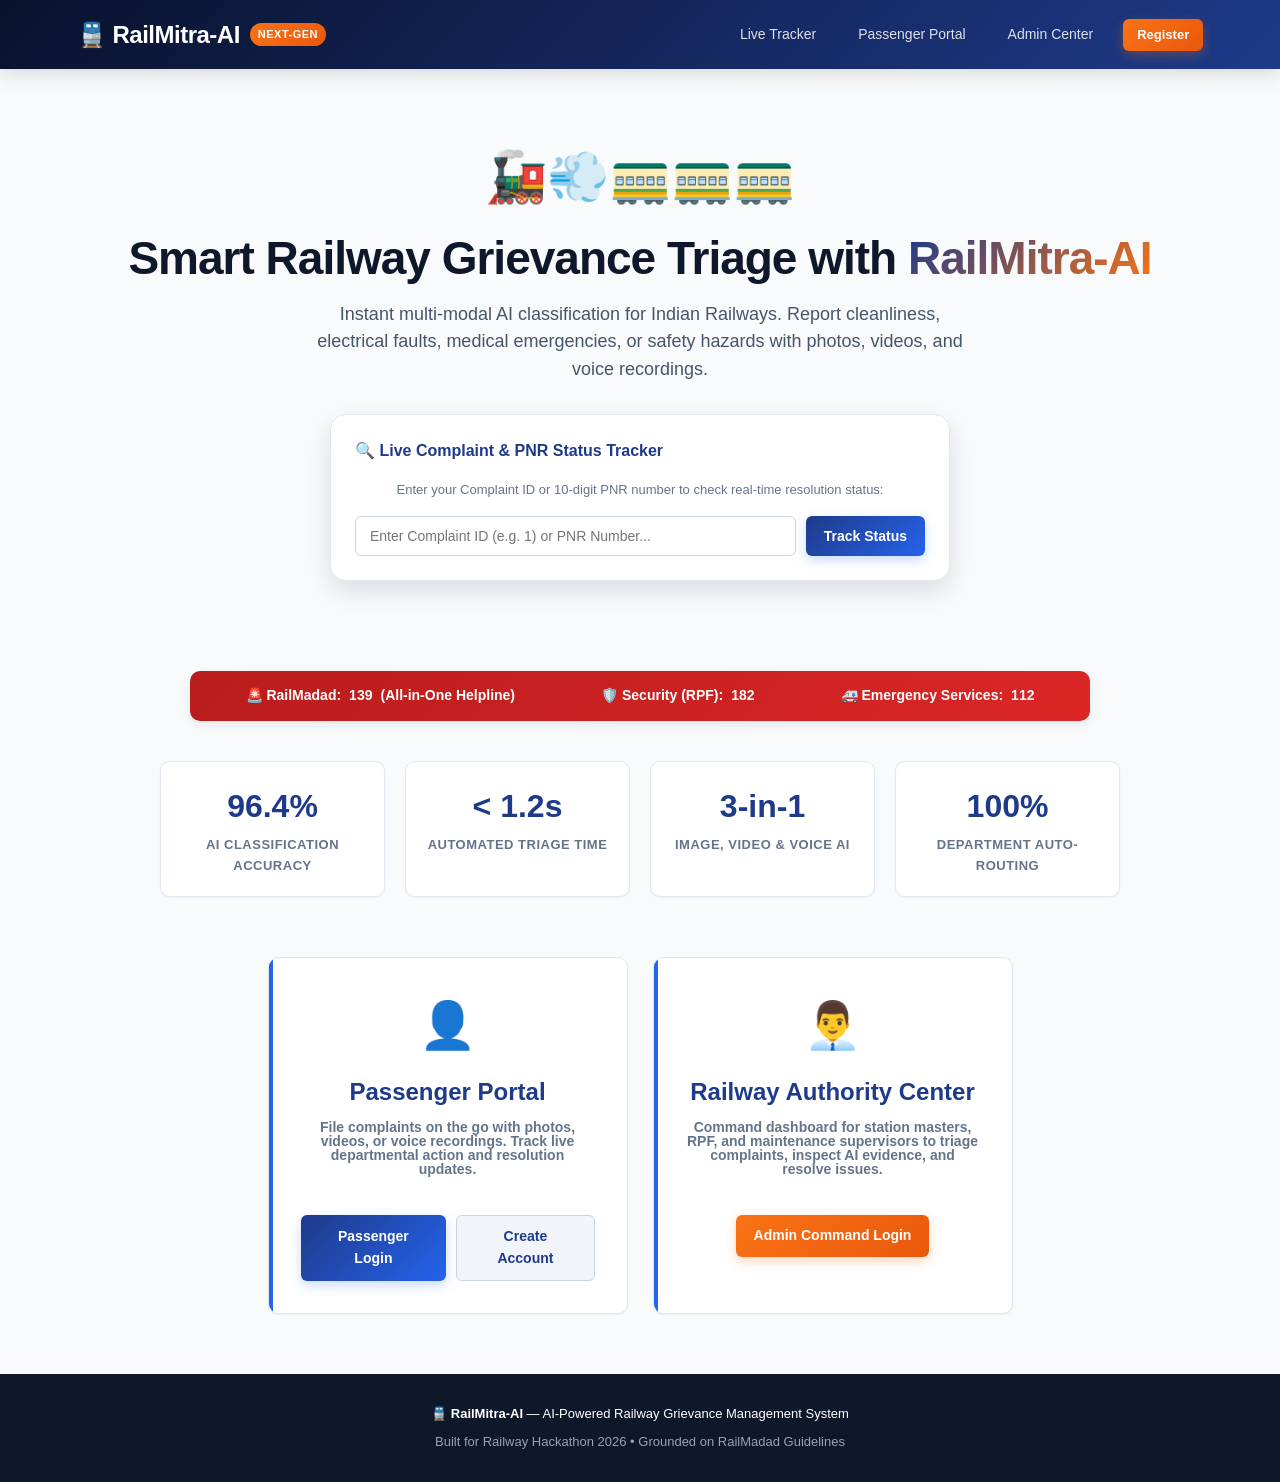
<file: frontend/index.html>
<!DOCTYPE html>
<html lang="en">

<head>
    <meta charset="UTF-8">
    <meta name="viewport" content="width=device-width, initial-scale=1.0">
    <title>RailMitra-AI | Next-Gen Railway Complaint Management</title>
    <link rel="stylesheet" href="style.css">
    <style>
        .quick-tracker-result {
            margin-top: 20px;
            padding: 20px;
            background: #f8fafc;
            border: 1px solid #e2e8f0;
            border-radius: var(--radius-md);
            display: none;
            text-align: left;
            animation: slideInUp 0.3s ease-out;
        }

        .stats-strip {
            display: grid;
            grid-template-columns: repeat(auto-fit, minmax(200px, 1fr));
            gap: 20px;
            max-width: 1000px;
            margin: 0 auto 60px;
            padding: 0 20px;
        }

        .stat-item {
            background: white;
            padding: 20px;
            border-radius: var(--radius-md);
            border: 1px solid var(--border-color);
            text-align: center;
            box-shadow: var(--shadow-sm);
            transition: var(--transition);
        }

        .stat-item:hover {
            transform: translateY(-3px);
            box-shadow: var(--shadow-md);
        }

        .stat-number {
            font-size: 32px;
            font-weight: 800;
            color: #1e3a8a;
            margin-bottom: 4px;
        }

        .stat-label {
            font-size: 13px;
            color: #64748b;
            font-weight: 600;
            text-transform: uppercase;
            letter-spacing: 0.5px;
        }

        .helpline-bar {
            background: linear-gradient(135deg, #b91c1c, #dc2626);
            color: white;
            padding: 14px 20px;
            border-radius: var(--radius-md);
            max-width: 900px;
            margin: 0 auto 40px;
            display: flex;
            justify-content: space-around;
            align-items: center;
            flex-wrap: wrap;
            gap: 15px;
            font-size: 14px;
            font-weight: 600;
            box-shadow: var(--shadow-md);
        }

        .helpline-item {
            display: flex;
            align-items: center;
            gap: 8px;
        }
    </style>
</head>

<body>

    <!-- NAVBAR -->
    <header class="navbar">
        <a href="index.html" class="logo">
            🚆 RailMitra-AI <span class="logo-badge">Next-Gen</span>
        </a>

        <ul class="nav-links">
            <li><a href="#tracker" class="nav-link">Live Tracker</a></li>
            <li><a href="passenger-login.html" class="nav-link">Passenger Portal</a></li>
            <li><a href="login.html" class="nav-link">Admin Center</a></li>
            <li><a href="passenger-register.html" class="button button-accent" style="padding:6px 14px; font-size:13px;">Register</a></li>
        </ul>
    </header>

    <!-- HERO SECTION -->
    <section class="hero">
        <div class="hero-train-anim">
            🚂💨🚃🚃🚃
        </div>

        <h1>
            Smart Railway Grievance Triage with <span>RailMitra-AI</span>
        </h1>

        <p>
            Instant multi-modal AI classification for Indian Railways. Report cleanliness, electrical faults, medical emergencies, or safety hazards with photos, videos, and voice recordings.
        </p>

        <!-- LIVE COMPLAINT TRACKER WIDGET -->
        <div class="track-widget-card" id="tracker">
            <h3 style="margin-bottom:12px; font-size:16px; color:#1e3a8a; display:flex; align-items:center; gap:8px;">
                🔍 Live Complaint & PNR Status Tracker
            </h3>
            <p style="font-size:13px; color:#64748b; margin-bottom:16px;">
                Enter your Complaint ID or 10-digit PNR number to check real-time resolution status:
            </p>

            <form id="publicTrackForm" onsubmit="trackComplaintPublic(event)" class="track-input-group">
                <input
                    type="text"
                    id="trackQuery"
                    placeholder="Enter Complaint ID (e.g. 1) or PNR Number..."
                    required
                >
                <button type="submit" class="button button-primary" id="trackBtn">
                    Track Status
                </button>
            </form>

            <div id="trackerResult" class="quick-tracker-result">
                <!-- Dynamically populated -->
            </div>
        </div>
    </section>

    <!-- EMERGENCY HELPLINE BAR -->
    <div class="helpline-bar">
        <div class="helpline-item">
            <span>🚨 RailMadad:</span> <strong>139</strong> (All-in-One Helpline)
        </div>
        <div class="helpline-item">
            <span>🛡️ Security (RPF):</span> <strong>182</strong>
        </div>
        <div class="helpline-item">
            <span>🚑 Emergency Services:</span> <strong>112</strong>
        </div>
    </div>

    <!-- METRICS STRIP -->
    <div class="stats-strip">
        <div class="stat-item">
            <div class="stat-number">96.4%</div>
            <div class="stat-label">AI Classification Accuracy</div>
        </div>
        <div class="stat-item">
            <div class="stat-number">&lt; 1.2s</div>
            <div class="stat-label">Automated Triage Time</div>
        </div>
        <div class="stat-item">
            <div class="stat-number">3-in-1</div>
            <div class="stat-label">Image, Video & Voice AI</div>
        </div>
        <div class="stat-item">
            <div class="stat-number">100%</div>
            <div class="stat-label">Department Auto-Routing</div>
        </div>
    </div>

    <!-- PORTAL CARDS -->
    <section class="container" style="margin-top:0;">
        <div style="display:flex; justify-content:center; gap:25px; flex-wrap:wrap;">

            <!-- PASSENGER CARD -->
            <div class="card" style="width:360px; padding:32px; text-align:center;">
                <div style="font-size:46px; margin-bottom:12px;">👤</div>
                <h2 style="color:#1e3a8a; margin-bottom:10px;">Passenger Portal</h2>
                <p style="color:#64748b; font-size:14px; min-height:75px;">
                    File complaints on the go with photos, videos, or voice recordings. Track live departmental action and resolution updates.
                </p>
                <div style="display:flex; gap:10px; justify-content:center; margin-top:20px;">
                    <a href="passenger-login.html" class="button button-primary">Passenger Login</a>
                    <a href="passenger-register.html" class="button button-secondary">Create Account</a>
                </div>
            </div>

            <!-- ADMIN CARD -->
            <div class="card" style="width:360px; padding:32px; text-align:center;">
                <div style="font-size:46px; margin-bottom:12px;">👨‍💼</div>
                <h2 style="color:#1e3a8a; margin-bottom:10px;">Railway Authority Center</h2>
                <p style="color:#64748b; font-size:14px; min-height:75px;">
                    Command dashboard for station masters, RPF, and maintenance supervisors to triage complaints, inspect AI evidence, and resolve issues.
                </p>
                <div style="display:flex; gap:10px; justify-content:center; margin-top:20px;">
                    <a href="login.html" class="button button-accent">Admin Command Login</a>
                </div>
            </div>

        </div>
    </section>

    <!-- FOOTER -->
    <footer style="background:#0f172a; color:white; text-align:center; padding:30px 20px; font-size:13px; margin-top:60px;">
        <p style="margin-bottom:8px;">🚆 <strong>RailMitra-AI</strong> — AI-Powered Railway Grievance Management System</p>
        <p style="color:#94a3b8;">Built for Railway Hackathon 2026 • Grounded on RailMadad Guidelines</p>
    </footer>

    <!-- TOAST CONTAINER -->
    <div id="toast-container"></div>

    <script>
        const API_BASE = (
            window.location.origin &&
            !window.location.origin.includes(":5500") &&
            !window.location.origin.includes(":3000") &&
            !window.location.origin.startsWith("file:")
        ) ? window.location.origin : "http://127.0.0.1:8000";

        async function trackComplaintPublic(event) {
            event.preventDefault();
            const query = document.getElementById("trackQuery").value.trim();
            const resultBox = document.getElementById("trackerResult");
            const btn = document.getElementById("trackBtn");

            if (!query) return;

            btn.disabled = true;
            btn.textContent = "Checking...";
            resultBox.style.display = "block";
            resultBox.innerHTML = "<p style='color:#64748b;'>🔎 Searching railway records...</p>";

            try {
                const response = await fetch(`${API_BASE}/complaints/track/${encodeURIComponent(query)}`);
                const data = await response.json();

                if (!response.ok) {
                    resultBox.innerHTML = `
                        <div style="color:#dc2626; font-weight:600;">
                            ❌ ${data.detail || "No matching complaint found."}
                        </div>
                    `;
                    return;
                }

                const c = data.complaint;
                const timeline = data.timeline || [];

                let stepperHtml = `
                    <div class="timeline-stepper">
                        ${timeline.map((step, idx) => `
                            <div class="timeline-step ${step.completed ? 'completed' : ''} ${step.current ? 'current' : ''}">
                                <div class="step-icon">${step.completed ? '✓' : (idx + 1)}</div>
                                <div class="step-label">${step.step}</div>
                                <div class="step-sub">${step.description}</div>
                            </div>
                        `).join('')}
                    </div>
                `;

                resultBox.innerHTML = `
                    <div style="border-bottom:1px solid #e2e8f0; padding-bottom:12px; margin-bottom:14px; display:flex; justify-content:space-between; align-items:center; flex-wrap:wrap; gap:8px;">
                        <div>
                            <span style="font-size:18px; font-weight:800; color:#1e3a8a;">Complaint #${c.id}</span>
                            <span style="margin-left:8px; font-size:13px; color:#64748b;">(PNR: ${c.pnr_number || "N/A"})</span>
                        </div>
                        <span class="status-badge ${c.status === 'Resolved' ? 'resolved' : (c.status === 'In Progress' ? 'in-progress' : 'pending')}">
                            ${c.status || "Pending"}
                        </span>
                    </div>

                    <div style="display:grid; grid-template-columns:repeat(auto-fit, minmax(160px, 1fr)); gap:10px; margin-bottom:16px;">
                        <div><strong>Category:</strong> ${c.complaint_category || "General"}</div>
                        <div><strong>Priority:</strong> <span class="priority-badge prio-${(c.priority || 'medium').toLowerCase()}">${c.priority || "Medium"}</span></div>
                        <div><strong>Train:</strong> ${c.train_number || "-"} (Coach ${c.coach_number || "-"})</div>
                        <div><strong>Department:</strong> ${c.department || "General Helpdesk"}</div>
                    </div>

                    ${stepperHtml}

                    <div style="margin-top:12px; font-size:13px; color:#475569; background:#fff; padding:10px; border-radius:6px; border:1px solid #e2e8f0;">
                        <strong>Description:</strong> ${c.description || "No text description"}
                    </div>
                `;

            } catch (err) {
                resultBox.innerHTML = `
                    <div style="color:#dc2626;">
                        Cannot connect to server. Please ensure the backend is running.
                    </div>
                `;
            } finally {
                btn.disabled = false;
                btn.textContent = "Track Status";
            }
        }
    </script>
</body>

</html>
</file>
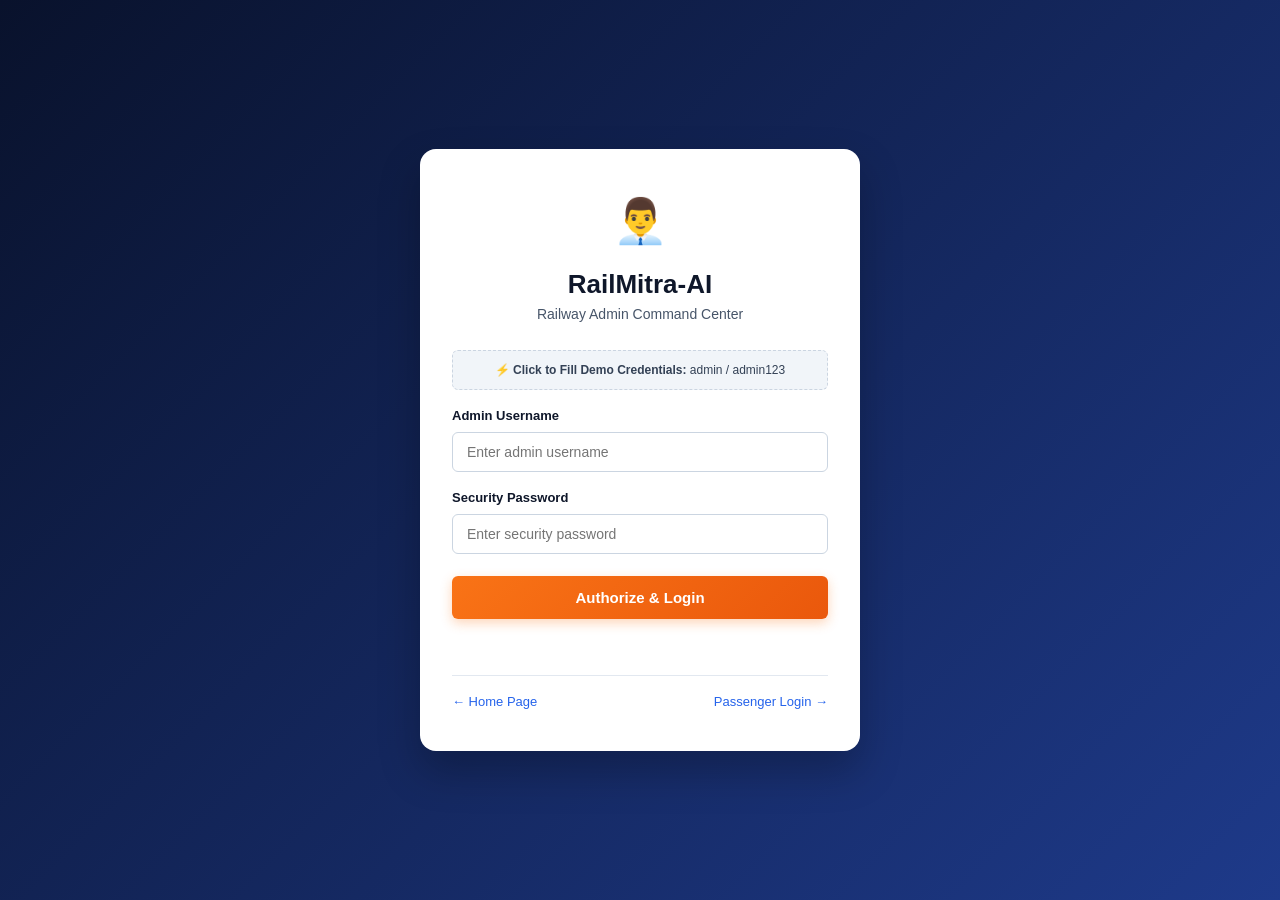
<file: frontend/admin-dashboard.html>
<!DOCTYPE html>
<html lang="en">

<head>
    <meta charset="UTF-8">
    <meta name="viewport" content="width=device-width, initial-scale=1.0">
    <title>RailMitra AI | Railway Admin Command Center</title>
    <link rel="stylesheet" href="style.css">

    <!-- ADMIN LOGIN PROTECTION -->
    <script>
        const adminToken = localStorage.getItem("adminToken");
        const adminLoggedIn = sessionStorage.getItem("adminLoggedIn");
        if (!adminToken && adminLoggedIn !== "true") {
            window.location.replace("login.html");
        }
    </script>
</head>

<body>

    <!-- NAVBAR -->
    <header class="header">
        <div style="display:flex; align-items:center; gap:14px;">
            <a href="admin-dashboard.html" class="logo">
                🚆 RailMitra <span class="logo-badge">Admin</span>
            </a>
            <span class="status">System Online</span>
        </div>

        <div style="display:flex; align-items:center; gap:12px;">
            <span style="font-size:13px; color:rgba(255,255,255,0.85);" id="adminGreeting">
                Welcome, Admin
            </span>
            <button type="button" onclick="exportComplaintsToCSV()" class="button-secondary" style="padding:7px 12px; font-size:12px; background:rgba(255,255,255,0.15); color:white; border-color:rgba(255,255,255,0.2);">
                📊 Export CSV
            </button>
            <button type="button" onclick="logout()" class="logout-button">
                Logout
            </button>
        </div>
    </header>

    <main class="container">

        <!-- DASHBOARD METRIC CARDS -->
        <section class="cards">
            <div class="card">
                <h3>Total Complaints</h3>
                <p id="totalComplaints">0</p>
            </div>

            <div class="card card-pending">
                <h3>Pending Action</h3>
                <p id="pendingComplaints">0</p>
            </div>

            <div class="card card-progress">
                <h3>In Progress</h3>
                <p id="inProgressComplaints">0</p>
            </div>

            <div class="card card-resolved">
                <h3>Resolved</h3>
                <p id="resolvedComplaints">0</p>
            </div>

            <div class="card card-critical">
                <h3>Critical Alerts</h3>
                <p id="criticalComplaints">0</p>
            </div>

            <div class="card" style="border-left: 4px solid #f97316;">
                <h3>High Priority</h3>
                <p id="highComplaints" style="color:#ea580c;">0</p>
            </div>
        </section>

        <!-- DEPARTMENT SUMMARY -->
        <section class="panel">
            <div class="panel-header">
                <h2>🏢 Department-wise Workload & Assignment</h2>
                <div style="font-size:13px; color:#64748b;">Live AI Routing Analytics</div>
            </div>
            <div id="departments">
                <div style="color:#64748b;">Loading department distribution...</div>
            </div>
        </section>

        <!-- COMPLAINTS MANAGEMENT -->
        <section class="panel">
            <div class="panel-header">
                <h2>📋 Passenger Grievances & AI Classification</h2>

                <div style="display:flex; align-items:center; gap:10px;">
                    <label style="font-size:13px; display:inline-flex; align-items:center; gap:6px; cursor:pointer;">
                        <input type="checkbox" onchange="toggleAutoRefresh(this)"> Auto-refresh (30s)
                    </label>
                    <button type="button" class="button-primary" onclick="loadComplaints(); loadDashboard();">
                        🔄 Refresh
                    </button>
                </div>
            </div>

            <!-- QUICK FILTER CHIPS -->
            <div class="filter-chips">
                <button type="button" class="filter-chip active" onclick="setFilterChip('ALL', this)">All Complaints</button>
                <button type="button" class="filter-chip chip-critical" onclick="setFilterChip('CRITICAL', this)">🚨 Critical Priority</button>
                <button type="button" class="filter-chip" onclick="setFilterChip('PENDING', this)">⏳ Pending</button>
                <button type="button" class="filter-chip" onclick="setFilterChip('PROGRESS', this)">⚙️ In Progress</button>
                <button type="button" class="filter-chip" onclick="setFilterChip('RESOLVED', this)">✅ Resolved</button>
            </div>

            <!-- SEARCH AND FILTERS -->
            <div class="filters">
                <input
                    type="text"
                    id="searchComplaint"
                    placeholder="Search by Passenger, PNR, Train, Category or ID..."
                    oninput="applyFilters()"
                >

                <select id="statusFilter" onchange="applyFilters()">
                    <option value="">All Statuses</option>
                    <option value="Pending">Pending</option>
                    <option value="In Progress">In Progress</option>
                    <option value="Resolved">Resolved</option>
                </select>

                <select id="priorityFilter" onchange="applyFilters()">
                    <option value="">All Priorities</option>
                    <option value="Critical">Critical</option>
                    <option value="High">High</option>
                    <option value="Medium">Medium</option>
                    <option value="Low">Low</option>
                </select>

                <select id="categoryFilter" onchange="applyFilters()">
                    <option value="">All Categories</option>
                    <option value="Cleanliness">Cleanliness</option>
                    <option value="Electrical Issue">Electrical</option>
                    <option value="Water Supply">Water Supply</option>
                    <option value="Coach/Seat Issue">Coach/Seat Issue</option>
                    <option value="Coach/Window Issue">Coach/Window Issue</option>
                    <option value="Food/Catering">Food & Catering</option>
                    <option value="Security">Security</option>
                    <option value="Medical Emergency">Medical Emergency</option>
                    <option value="Track Issue">Track Issue</option>
                    <option value="Fire/Emergency">Fire/Emergency</option>
                    <option value="Other">Other</option>
                </select>

                <select id="departmentFilter" onchange="applyFilters()">
                    <option value="">All Departments</option>
                    <option value="Housekeeping">Housekeeping</option>
                    <option value="Coach Maintenance">Coach Maintenance</option>
                    <option value="Electrical Department">Electrical</option>
                    <option value="Railway Protection Force">RPF (Security)</option>
                    <option value="Medical Department">Medical</option>
                    <option value="Catering Department">Catering</option>
                    <option value="Emergency Response">Emergency Response</option>
                    <option value="General Complaint">General Helpdesk</option>
                </select>

                <button type="button" class="button-secondary" onclick="clearFilters()">
                    Clear Filters
                </button>
            </div>

            <!-- COMPLAINTS TABLE -->
            <div class="table-container">
                <table>
                    <thead>
                        <tr>
                            <th>ID</th>
                            <th>Passenger</th>
                            <th>Journey Details</th>
                            <th>Category</th>
                            <th>Priority</th>
                            <th>Department</th>
                            <th>Status</th>
                            <th>Evidence</th>
                            <th>Action</th>
                        </tr>
                    </thead>
                    <tbody id="complaintTable">
                        <tr>
                            <td colspan="9" style="text-align:center; padding:25px; color:#64748b;">
                                Loading complaints...
                            </td>
                        </tr>
                    </tbody>
                </table>
            </div>
        </section>

    </main>

    <!-- COMPLAINT INSPECTION MODAL -->
    <div id="complaintModal" class="modal">
        <div class="modal-content">
            <span class="close" onclick="closeComplaintModal()">&times;</span>
            <h2 style="margin-bottom:18px;">🔍 Complaint Inspection & AI Triage</h2>
            <div id="complaintDetails">
                Loading details...
            </div>
        </div>
    </div>

    <!-- TOAST CONTAINER -->
    <div id="toast-container"></div>

    <script src="script.js"></script>
    <script>
        const adminUser = localStorage.getItem("adminUsername") || "Admin";
        const greetEl = document.getElementById("adminGreeting");
        if (greetEl) greetEl.textContent = `Welcome, ${adminUser}`;
    </script>
</body>

</html>
</file>
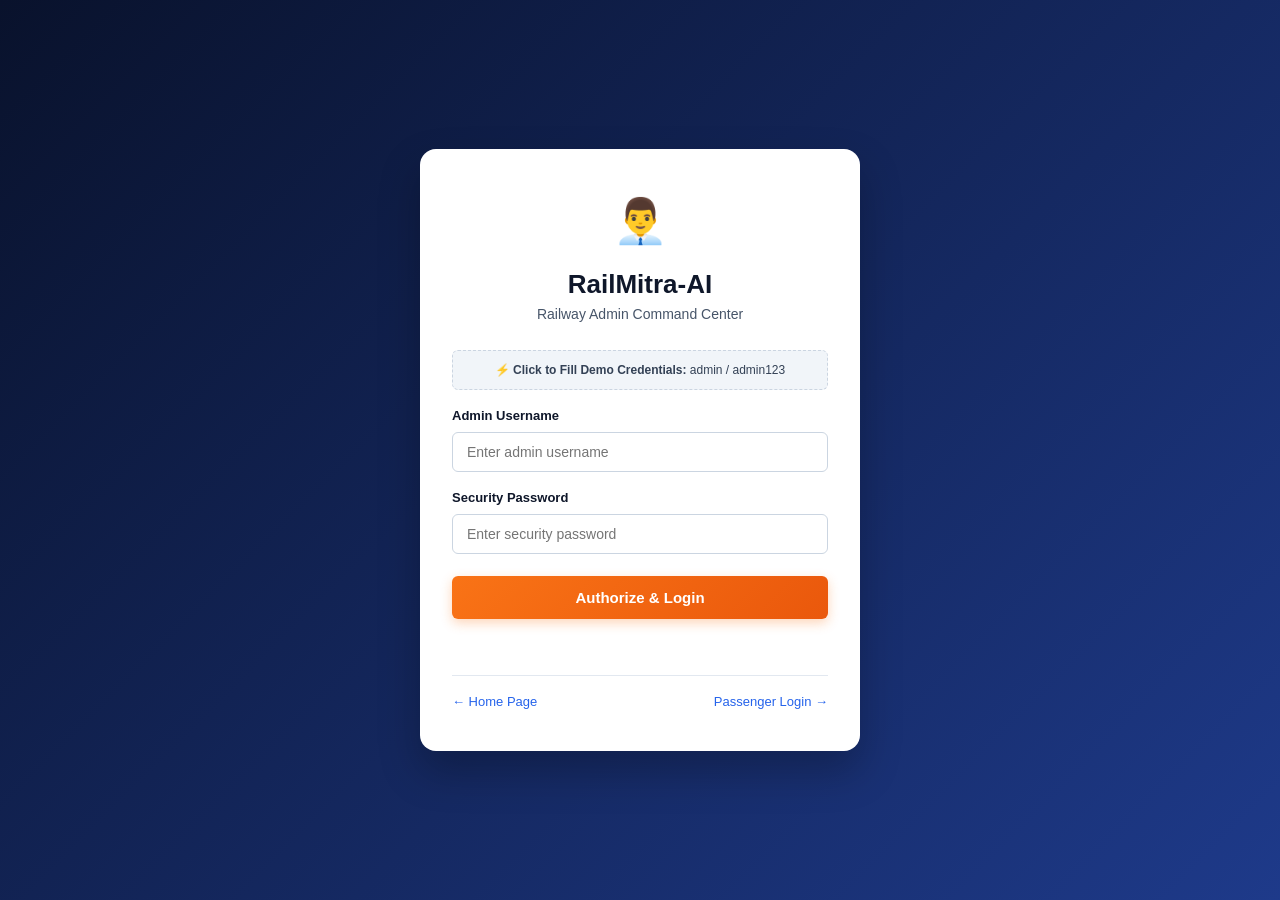
<file: frontend/login.html>
<!DOCTYPE html>
<html lang="en">

<head>
    <meta charset="UTF-8">
    <meta name="viewport" content="width=device-width, initial-scale=1.0">
    <title>RailMitra AI | Railway Admin Command Login</title>
    <link rel="stylesheet" href="style.css">
</head>

<body class="auth-page">

    <div class="auth-card">
        <div class="auth-icon">👨‍💼</div>
        <h1>RailMitra-AI</h1>
        <p class="auth-subtitle">Railway Admin Command Center</p>

        <!-- 1-CLICK TEST CREDENTIALS PILL -->
        <div class="demo-credentials-pill" onclick="fillAdminDemo()" title="Click to auto-fill evaluation credentials">
            ⚡ <strong>Click to Fill Demo Credentials:</strong> admin / admin123
        </div>

        <form id="loginForm">
            <div class="form-group">
                <label for="username">Admin Username</label>
                <input
                    type="text"
                    id="username"
                    placeholder="Enter admin username"
                    required
                >
            </div>

            <div class="form-group">
                <label for="password">Security Password</label>
                <input
                    type="password"
                    id="password"
                    placeholder="Enter security password"
                    required
                >
            </div>

            <button
                type="submit"
                class="button button-accent"
                id="loginButton"
                style="width:100%; padding:13px; font-size:15px; margin-top:6px;"
            >
                Authorize & Login
            </button>
        </form>

        <div id="loginError" style="margin-top:14px; font-size:13px; color:#dc2626; min-height:18px;"></div>

        <div style="margin-top:24px; padding-top:16px; border-top:1px solid #e2e8f0; display:flex; justify-content:space-between; font-size:13px;">
            <a href="index.html" style="color:#2563eb; text-decoration:none;">← Home Page</a>
            <a href="passenger-login.html" style="color:#2563eb; text-decoration:none;">Passenger Login →</a>
        </div>
    </div>

    <!-- TOAST CONTAINER -->
    <div id="toast-container"></div>

    <script>
        const API_BASE = (
            window.location.origin &&
            !window.location.origin.includes(":5500") &&
            !window.location.origin.includes(":3000") &&
            !window.location.origin.startsWith("file:")
        ) ? window.location.origin : "http://127.0.0.1:8000";

        function fillAdminDemo() {
            document.getElementById("username").value = "admin";
            document.getElementById("password").value = "admin123";
        }

        document.getElementById("loginForm").addEventListener("submit", async function(e) {
            e.preventDefault();

            const username = document.getElementById("username").value.trim();
            const password = document.getElementById("password").value;
            const error = document.getElementById("loginError");
            const btn = document.getElementById("loginButton");

            error.textContent = "Verifying credentials...";
            error.style.color = "#475569";
            btn.disabled = true;

            const formData = new FormData();
            formData.append("username", username);
            formData.append("password", password);

            try {
                const response = await fetch(`${API_BASE}/admin/login`, {
                    method: "POST",
                    body: formData
                });

                const data = await response.json();

                if (!response.ok || data.success !== true) {
                    error.textContent = data.message || data.detail || "Invalid admin username or password.";
                    error.style.color = "#dc2626";
                    btn.disabled = false;
                    return;
                }

                // Store Admin Token
                localStorage.setItem("adminToken", data.access_token);
                localStorage.setItem("adminRole", data.role || "admin");
                localStorage.setItem("adminUsername", username);
                sessionStorage.setItem("adminLoggedIn", "true");

                error.textContent = "Authorized! Launching command dashboard...";
                error.style.color = "#10b981";

                setTimeout(() => {
                    window.location.href = "admin-dashboard.html";
                }, 600);

            } catch (err) {
                error.textContent = "Cannot connect to RailMitra AI server. Ensure backend is running.";
                error.style.color = "#dc2626";
                btn.disabled = false;
            }
        });
    </script>
</body>

</html>
</file>
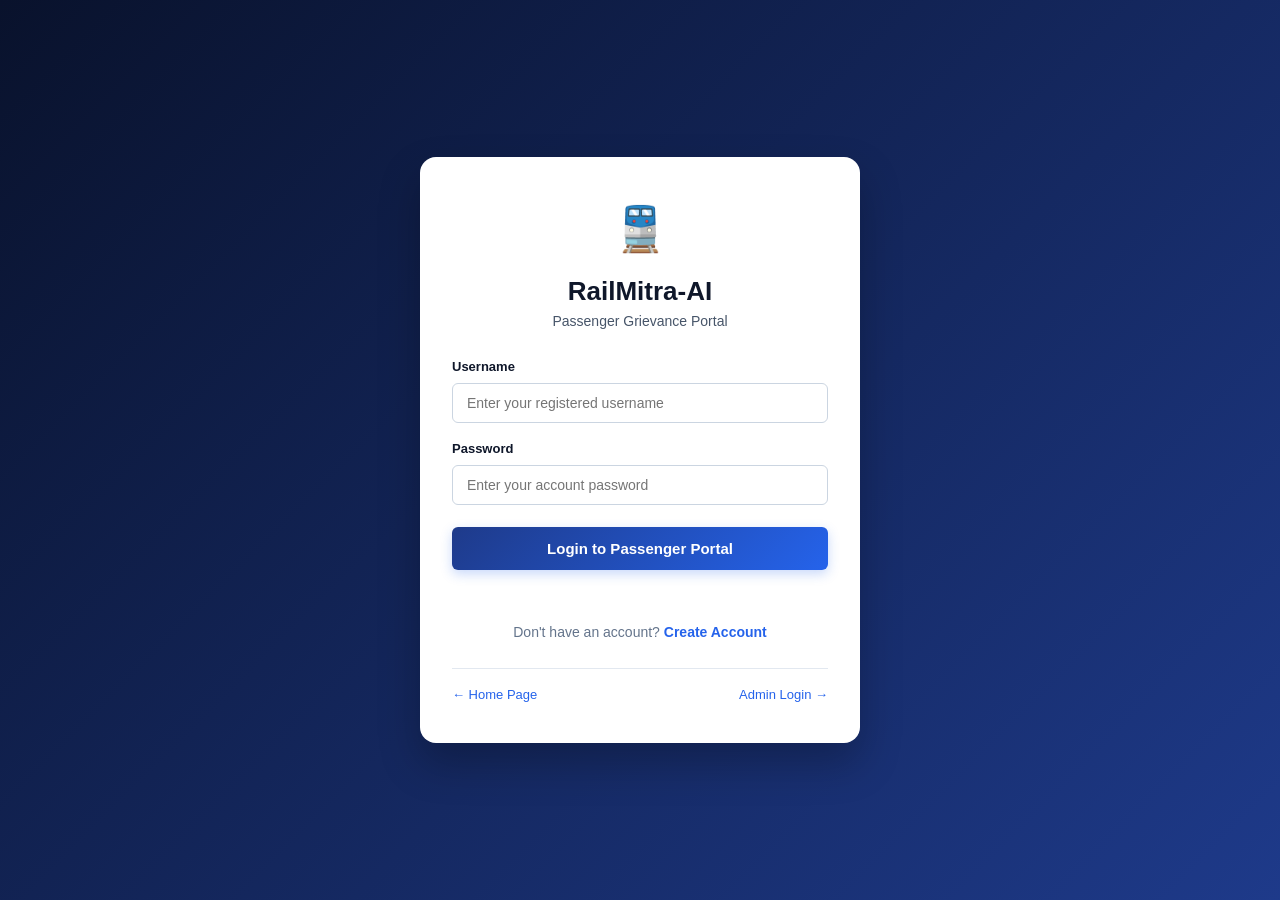
<file: frontend/passenger-dashboard.html>
<!DOCTYPE html>
<html lang="en">

<head>
    <meta charset="UTF-8">
    <meta name="viewport" content="width=device-width, initial-scale=1.0">
    <title>RailMitra AI | Passenger Grievance Dashboard</title>
    <link rel="stylesheet" href="style.css">

    <style>
        .complaint-card {
            background: white;
            border: 1px solid var(--border-color);
            border-radius: var(--radius-md);
            padding: 20px;
            margin-bottom: 16px;
            box-shadow: var(--shadow-sm);
            transition: var(--transition);
        }

        .complaint-card:hover {
            transform: translateY(-2px);
            box-shadow: var(--shadow-md);
            border-color: #cbd5e1;
        }

        .card-top {
            display: flex;
            justify-content: space-between;
            align-items: center;
            margin-bottom: 12px;
            flex-wrap: wrap;
            gap: 10px;
        }

        .journey-pill {
            display: inline-flex;
            gap: 12px;
            font-size: 13px;
            color: #475569;
            background: #f1f5f9;
            padding: 6px 12px;
            border-radius: var(--radius-sm);
        }
    </style>
</head>

<body>

    <header class="header">
        <a href="passenger-dashboard.html" class="logo">
            🚆 RailMitra <span class="logo-badge">Passenger</span>
        </a>

        <div style="display:flex; align-items:center; gap:14px;">
            <span style="font-size:13px; color:rgba(255,255,255,0.85);" id="headerPassengerName">
                Passenger
            </span>
            <button class="logout-btn" onclick="logout()">
                Logout
            </button>
        </div>
    </header>

    <main class="container">

        <!-- WELCOME & SUMMARY -->
        <section class="panel" style="padding:28px;">
            <div style="display:flex; justify-content:space-between; align-items:center; flex-wrap:wrap; gap:16px;">
                <div>
                    <h2 style="font-size:24px; color:#1e3a8a; margin-bottom:4px;">
                        Namaste, <span id="welcomeName">Passenger</span> 👋
                    </h2>
                    <p style="color:#64748b; font-size:14px;">
                        Track your registered grievances, departmental actions, and live resolutions.
                    </p>
                </div>

                <a href="passenger.html" class="button button-accent" style="font-size:15px; padding:12px 22px;">
                    + File New Grievance
                </a>
            </div>

            <div style="display:flex; gap:24px; margin-top:20px; border-top:1px solid #e2e8f0; padding-top:16px; flex-wrap:wrap;">
                <div><strong>Username:</strong> <span id="uName">-</span></div>
                <div><strong>Registered Phone:</strong> <span id="uPhone">-</span></div>
                <div><strong>Total Complaints:</strong> <span id="uTotalCount" style="color:#1e3a8a; font-weight:800;">0</span></div>
            </div>
        </section>

        <!-- COMPLAINTS LISTING -->
        <section class="panel">
            <div class="panel-header">
                <h2>📋 My Registered Grievances</h2>

                <!-- SEARCH INPUT -->
                <div style="width:280px;">
                    <input
                        type="text"
                        id="searchMyComplaints"
                        placeholder="Search train, PNR, issue..."
                        oninput="filterMyComplaints()"
                        style="padding:8px 12px; font-size:13px;"
                    >
                </div>
            </div>

            <!-- STATUS FILTER CHIPS -->
            <div class="filter-chips">
                <button type="button" class="filter-chip active" onclick="setMyFilter('ALL', this)">All</button>
                <button type="button" class="filter-chip" onclick="setMyFilter('Pending', this)">⏳ Pending</button>
                <button type="button" class="filter-chip" onclick="setMyFilter('In Progress', this)">⚙️ In Progress</button>
                <button type="button" class="filter-chip" onclick="setMyFilter('Resolved', this)">✅ Resolved</button>
            </div>

            <div id="complaintsContainer">
                <div style="text-align:center; padding:30px; color:#64748b;">
                    <div style="animation: spin 1s linear infinite; display:inline-block; font-size:20px; margin-right:8px;">⏳</div>
                    Loading your grievances...
                </div>
            </div>
        </section>

    </main>

    <!-- DETAILS & TRACKING MODAL -->
    <div id="passengerModal" class="modal">
        <div class="modal-content">
            <span class="close" onclick="closePassengerModal()">&times;</span>
            <h2 style="margin-bottom:14px;">🔎 Grievance Tracking & Details</h2>
            <div id="passengerModalDetails">
                Loading details...
            </div>
        </div>
    </div>

    <script>
        const API_BASE = (
            window.location.origin &&
            !window.location.origin.includes(":5500") &&
            !window.location.origin.includes(":3000") &&
            !window.location.origin.startsWith("file:")
        ) ? window.location.origin : "http://127.0.0.1:8000";

        const token = localStorage.getItem("passengerToken");
        if (!token) {
            window.location.href = "passenger-login.html";
        }

        const pName = localStorage.getItem("passengerName") || "Passenger";
        const pUser = localStorage.getItem("passengerUsername") || "-";
        const pPhone = localStorage.getItem("passengerPhone") || "-";

        document.getElementById("headerPassengerName").textContent = pName;
        document.getElementById("welcomeName").textContent = pName;
        document.getElementById("uName").textContent = pUser;
        document.getElementById("uPhone").textContent = pPhone;

        let myComplaintsList = [];
        let currentStatusFilter = "ALL";

        function logout() {
            localStorage.clear();
            window.location.href = "passenger-login.html";
        }

        function getEvidenceURL(path) {
            if (!path) return null;
            const norm = String(path).replace(/\\/g, "/");
            const idx = norm.toLowerCase().indexOf("/uploads/");
            if (idx === -1) {
                if (norm.startsWith("uploads/")) return `${API_BASE}/${norm}`;
                return null;
            }
            return `${API_BASE}/${norm.substring(idx + 1)}`;
        }

        async function loadMyComplaints() {
            const container = document.getElementById("complaintsContainer");

            try {
                const response = await fetch(`${API_BASE}/complaints/my`, {
                    headers: { "Authorization": `Bearer ${token}` }
                });

                if (response.status === 401 || response.status === 403) {
                    logout();
                    return;
                }

                if (!response.ok) throw new Error("Could not load complaints");

                const data = await response.json();
                myComplaintsList = data.complaints || [];
                document.getElementById("uTotalCount").textContent = myComplaintsList.length;

                renderMyComplaints(myComplaintsList);
            } catch (err) {
                container.innerHTML = `
                    <div style="text-align:center; color:#dc2626; padding:30px;">
                        Unable to connect to backend server. Make sure the API is running.
                    </div>
                `;
            }
        }

        function setMyFilter(status, el) {
            currentStatusFilter = status;
            document.querySelectorAll(".filter-chip").forEach(c => c.classList.remove("active"));
            if (el) el.classList.add("active");
            filterMyComplaints();
        }

        function filterMyComplaints() {
            const search = (document.getElementById("searchMyComplaints")?.value || "").toLowerCase().trim();

            const filtered = myComplaintsList.filter(c => {
                const train = String(c.train_number || "").toLowerCase();
                const pnr = String(c.pnr_number || "").toLowerCase();
                const desc = String(c.description || "").toLowerCase();
                const cat = String(c.complaint_category || "").toLowerCase();
                const id = String(c.id);

                const matchesSearch = !search || (
                    train.includes(search) || pnr.includes(search) || desc.includes(search) || cat.includes(search) || id.includes(search)
                );

                const matchesStatus = (currentStatusFilter === "ALL") || (c.status === currentStatusFilter);
                return matchesSearch && matchesStatus;
            });

            renderMyComplaints(filtered);
        }

        function renderMyComplaints(complaints) {
            const container = document.getElementById("complaintsContainer");
            container.innerHTML = "";

            if (!complaints || complaints.length === 0) {
                container.innerHTML = `
                    <div style="text-align:center; padding:40px; color:#64748b;">
                        <p style="font-size:16px; margin-bottom:12px;">No grievances found.</p>
                        <a href="passenger.html" class="button button-primary">Register Your First Grievance</a>
                    </div>
                `;
                return;
            }

            complaints.forEach(c => {
                const card = document.createElement("div");
                card.className = "complaint-card";

                const isResolved = c.status === "Resolved";
                const isProgress = c.status === "In Progress";
                const statusClass = isResolved ? "resolved" : (isProgress ? "in-progress" : "pending");

                card.innerHTML = `
                    <div class="card-top">
                        <div>
                            <strong style="color:#1e3a8a; font-size:17px;">Complaint #${c.id}</strong>
                            <span style="font-size:13px; color:#64748b; margin-left:6px;">(${formatDate(c.created_at)})</span>
                        </div>
                        <span class="status-badge ${statusClass}">
                            ${c.status || "Pending"}
                        </span>
                    </div>

                    <div style="display:flex; gap:10px; flex-wrap:wrap; margin-bottom:12px;">
                        <div class="journey-pill">
                            <span>🚆 Train: <strong>${c.train_number || "-"}</strong></span>
                            <span>Coach: <strong>${c.coach_number || "-"}</strong></span>
                            <span>Seat: <strong>${c.seat_number || "-"}</strong></span>
                            <span>PNR: <strong>${c.pnr_number || "-"}</strong></span>
                        </div>
                    </div>

                    <div style="display:grid; grid-template-columns:repeat(auto-fit, minmax(180px, 1fr)); gap:10px; font-size:13px; margin-bottom:12px;">
                        <div><strong>Category:</strong> ${c.complaint_category || "General"}</div>
                        <div><strong>Department:</strong> ${c.department || "General Helpdesk"}</div>
                        <div><strong>Priority:</strong> <span class="priority-badge prio-${(c.priority || 'medium').toLowerCase()}">${c.priority || 'Medium'}</span></div>
                        <div><strong>Evidence:</strong> ${c.evidence_type ? `📎 ${c.evidence_type.toUpperCase()}` : 'None'}</div>
                    </div>

                    <p style="font-size:14px; color:#475569; margin-bottom:14px; line-height:1.5;">
                        ${c.description ? escapeHTML(c.description) : '<em>No text description provided.</em>'}
                    </p>

                    <div style="display:flex; justify-content:flex-end;">
                        <button class="button-primary" style="padding:7px 14px; font-size:13px;" onclick="viewPassengerDetails(${c.id})">
                            🔍 Track Live Status & Details
                        </button>
                    </div>
                `;
                container.appendChild(card);
            });
        }

        async function viewPassengerDetails(id) {
            const modal = document.getElementById("passengerModal");
            const details = document.getElementById("passengerModalDetails");
            modal.style.display = "block";
            details.innerHTML = `<div style="text-align:center; padding:25px;"><div style="animation:spin 1s linear infinite; display:inline-block;">⏳</div> Loading...</div>`;

            try {
                // Fetch public tracking step data
                const response = await fetch(`${API_BASE}/complaints/track/${id}`);
                const data = await response.json();
                if (!response.ok) throw new Error(data.detail || "Details not found");

                const c = data.complaint;
                const timeline = data.timeline || [];
                const evUrl = getEvidenceURL(c.evidence_path);

                let evHtml = "<p style='color:#64748b; font-size:13px;'>No evidence attached.</p>";
                if (evUrl) {
                    if (c.evidence_type === "image") {
                        evHtml = `<a href="${evUrl}" target="_blank"><img src="${evUrl}" class="evidence-image" style="max-height:280px;" alt="Evidence"></a>`;
                    } else if (c.evidence_type === "video") {
                        evHtml = `<video controls class="evidence-video" src="${evUrl}"></video>`;
                    } else if (c.evidence_type === "audio") {
                        evHtml = `<audio controls class="evidence-audio" src="${evUrl}"></audio>`;
                    }
                }

                let stepperHtml = `
                    <div class="timeline-stepper">
                        ${timeline.map((step, idx) => `
                            <div class="timeline-step ${step.completed ? 'completed' : ''} ${step.current ? 'current' : ''}">
                                <div class="step-icon">${step.completed ? '✓' : (idx + 1)}</div>
                                <div class="step-label">${step.step}</div>
                                <div class="step-sub">${step.description}</div>
                            </div>
                        `).join('')}
                    </div>
                `;

                details.innerHTML = `
                    <div style="display:flex; justify-content:space-between; align-items:center; margin-bottom:14px; border-bottom:1px solid #e2e8f0; padding-bottom:10px;">
                        <div>
                            <span style="font-size:20px; font-weight:800; color:#1e3a8a;">Complaint #${c.id}</span>
                            <span style="font-size:13px; color:#64748b; margin-left:6px;">(${formatDate(c.created_at)})</span>
                        </div>
                        <span class="status-badge ${c.status === 'Resolved' ? 'resolved' : (c.status === 'In Progress' ? 'in-progress' : 'pending')}">
                            ${c.status || "Pending"}
                        </span>
                    </div>

                    ${stepperHtml}

                    <div class="complaint-details" style="margin-top:20px;">
                        <div class="detail-box"><strong>Train / PNR</strong><span>${c.train_number || '-'} / ${c.pnr_number || '-'}</span></div>
                        <div class="detail-box"><strong>Coach / Seat</strong><span>${c.coach_number || '-'} / ${c.seat_number || '-'}</span></div>
                        <div class="detail-box"><strong>Category</strong><span>${c.complaint_category || 'General'}</span></div>
                        <div class="detail-box"><strong>Department</strong><span>${c.department || 'General Helpdesk'}</span></div>
                        <div class="detail-box"><strong>Priority</strong><span class="priority-badge prio-${(c.priority || 'medium').toLowerCase()}">${c.priority || 'Medium'}</span></div>
                        <div class="detail-box"><strong>Location</strong><span>${c.location || 'In Transit'}</span></div>
                    </div>

                    <div class="description-box">
                        <strong>Description:</strong>
                        <p>${escapeHTML(c.description || 'No description provided.')}</p>
                    </div>

                    <div class="evidence-section">
                        <h4 style="margin-bottom:8px;">📎 Evidence Attached</h4>
                        ${evHtml}
                    </div>

                    <div style="text-align:right; margin-top:20px;">
                        <button class="button-secondary" onclick="closePassengerModal()">Close</button>
                    </div>
                `;

            } catch (err) {
                details.innerHTML = `<p style="color:#dc2626;">Error loading details: ${err.message}</p>`;
            }
        }

        function closePassengerModal() {
            document.getElementById("passengerModal").style.display = "none";
        }

        window.onclick = function(e) {
            const m = document.getElementById("passengerModal");
            if (e.target === m) closePassengerModal();
        };

        function formatDate(v) {
            if (!v) return "-";
            try {
                return new Date(v).toLocaleString("en-IN", { dateStyle: "medium", timeStyle: "short" });
            } catch { return String(v); }
        }

        function escapeHTML(s) {
            if (!s) return "";
            return String(s).replace(/&/g, "&amp;").replace(/</g, "&lt;").replace(/>/g, "&gt;");
        }

        loadMyComplaints();
    </script>
</body>

</html>
</file>
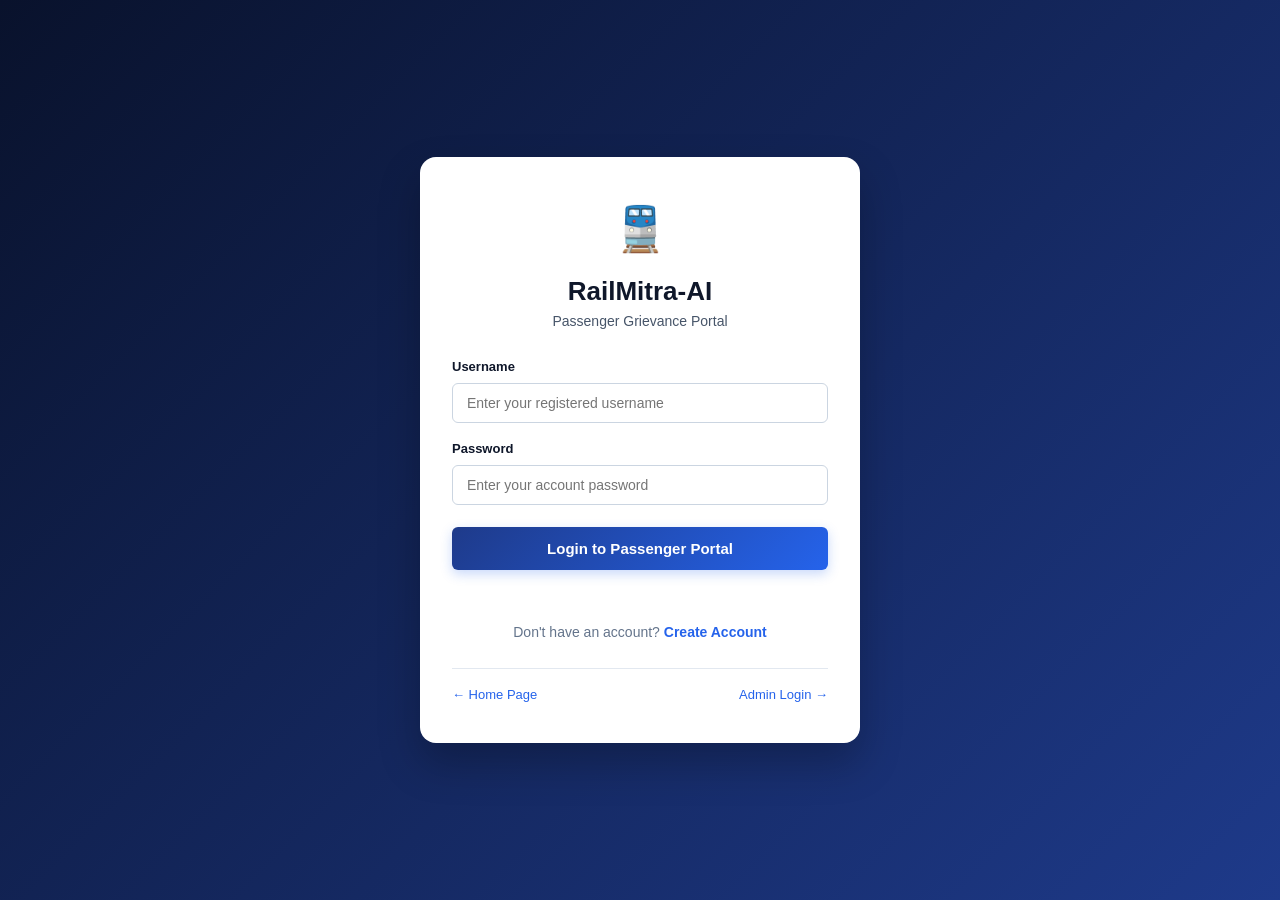
<file: frontend/passenger-login.html>
<!DOCTYPE html>
<html lang="en">

<head>
    <meta charset="UTF-8">
    <meta name="viewport" content="width=device-width, initial-scale=1.0">
    <title>RailMitra AI | Passenger Login</title>
    <link rel="stylesheet" href="style.css">
</head>

<body class="auth-page">

    <div class="auth-card">
        <div class="auth-icon">🚆</div>
        <h1>RailMitra-AI</h1>
        <p class="auth-subtitle">Passenger Grievance Portal</p>

        <form id="passengerLoginForm">
            <div class="form-group">
                <label for="username">Username</label>
                <input
                    type="text"
                    id="username"
                    placeholder="Enter your registered username"
                    required
                >
            </div>

            <div class="form-group">
                <label for="password">Password</label>
                <input
                    type="password"
                    id="password"
                    placeholder="Enter your account password"
                    required
                >
            </div>

            <button
                type="submit"
                class="button button-primary"
                id="loginBtn"
                style="width:100%; padding:13px; font-size:15px; margin-top:6px;"
            >
                Login to Passenger Portal
            </button>
        </form>

        <div id="loginMsg" style="margin-top:14px; font-size:13px; min-height:18px;"></div>

        <div style="margin-top:20px; font-size:14px; color:#64748b;">
            Don't have an account?
            <a href="passenger-register.html" style="color:#2563eb; font-weight:700; text-decoration:none;">
                Create Account
            </a>
        </div>

        <div style="margin-top:24px; padding-top:16px; border-top:1px solid #e2e8f0; display:flex; justify-content:space-between; font-size:13px;">
            <a href="index.html" style="color:#2563eb; text-decoration:none;">← Home Page</a>
            <a href="login.html" style="color:#2563eb; text-decoration:none;">Admin Login →</a>
        </div>
    </div>

    <script>
        const API_BASE = (
            window.location.origin &&
            !window.location.origin.includes(":5500") &&
            !window.location.origin.includes(":3000") &&
            !window.location.origin.startsWith("file:")
        ) ? window.location.origin : "http://127.0.0.1:8000";

        document.getElementById("passengerLoginForm").addEventListener("submit", async function(e) {
            e.preventDefault();

            const username = document.getElementById("username").value.trim();
            const password = document.getElementById("password").value;
            const msg = document.getElementById("loginMsg");
            const btn = document.getElementById("loginBtn");

            msg.textContent = "Authenticating passenger...";
            msg.style.color = "#475569";
            btn.disabled = true;

            const formData = new FormData();
            formData.append("username", username);
            formData.append("password", password);

            try {
                const response = await fetch(`${API_BASE}/passenger/login`, {
                    method: "POST",
                    body: formData
                });

                const data = await response.json();

                if (!response.ok || !data.success) {
                    msg.textContent = data.detail || data.message || "Invalid username or password";
                    msg.style.color = "#dc2626";
                    btn.disabled = false;
                    return;
                }

                localStorage.setItem("passengerToken", data.access_token);
                localStorage.setItem("passengerId", data.passenger_id);
                localStorage.setItem("passengerUsername", data.username);
                localStorage.setItem("passengerName", data.passenger_name);
                localStorage.setItem("passengerPhone", data.phone_number);

                msg.textContent = "Login successful! Launching dashboard...";
                msg.style.color = "#10b981";

                setTimeout(() => {
                    window.location.href = "passenger-dashboard.html";
                }, 600);

            } catch (err) {
                msg.textContent = "Cannot connect to RailMitra AI server. Ensure backend is running.";
                msg.style.color = "#dc2626";
                btn.disabled = false;
            }
        });
    </script>
</body>

</html>
</file>
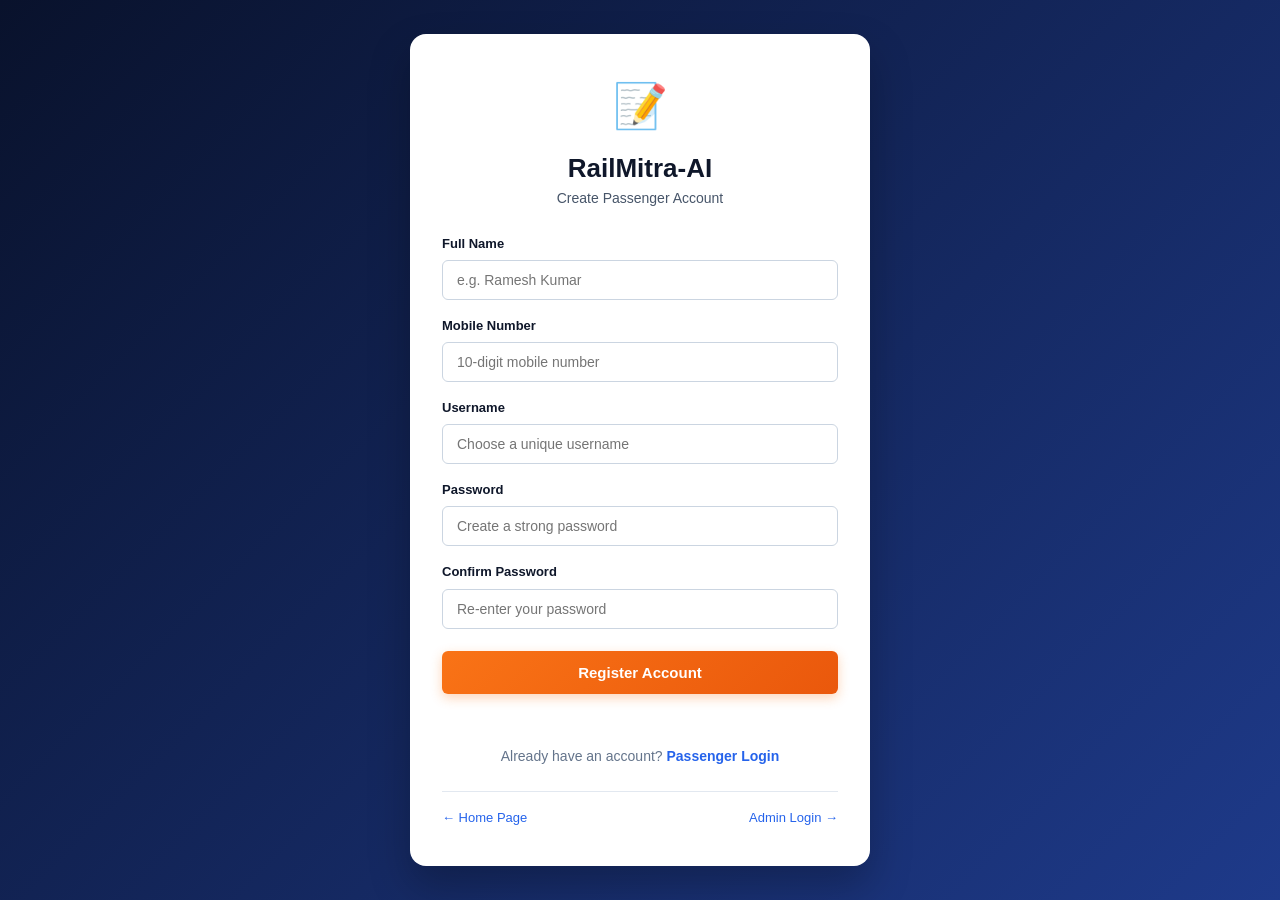
<file: frontend/passenger-register.html>
<!DOCTYPE html>
<html lang="en">

<head>
    <meta charset="UTF-8">
    <meta name="viewport" content="width=device-width, initial-scale=1.0">
    <title>RailMitra AI | Create Passenger Account</title>
    <link rel="stylesheet" href="style.css">
</head>

<body class="auth-page">

    <div class="auth-card" style="max-width:460px;">
        <div class="auth-icon">📝</div>
        <h1>RailMitra-AI</h1>
        <p class="auth-subtitle">Create Passenger Account</p>

        <form id="registerForm">
            <div class="form-group">
                <label for="passengerName">Full Name</label>
                <input
                    type="text"
                    id="passengerName"
                    placeholder="e.g. Ramesh Kumar"
                    required
                >
            </div>

            <div class="form-group">
                <label for="phoneNumber">Mobile Number</label>
                <input
                    type="tel"
                    id="phoneNumber"
                    placeholder="10-digit mobile number"
                    required
                >
            </div>

            <div class="form-group">
                <label for="username">Username</label>
                <input
                    type="text"
                    id="username"
                    placeholder="Choose a unique username"
                    required
                >
            </div>

            <div class="form-group">
                <label for="password">Password</label>
                <input
                    type="password"
                    id="password"
                    placeholder="Create a strong password"
                    required
                >
            </div>

            <div class="form-group">
                <label for="confirmPassword">Confirm Password</label>
                <input
                    type="password"
                    id="confirmPassword"
                    placeholder="Re-enter your password"
                    required
                >
            </div>

            <button
                type="submit"
                class="button button-accent"
                id="regBtn"
                style="width:100%; padding:13px; font-size:15px; margin-top:6px;"
            >
                Register Account
            </button>
        </form>

        <div id="regMsg" style="margin-top:14px; font-size:13px; min-height:18px;"></div>

        <div style="margin-top:20px; font-size:14px; color:#64748b;">
            Already have an account?
            <a href="passenger-login.html" style="color:#2563eb; font-weight:700; text-decoration:none;">
                Passenger Login
            </a>
        </div>

        <div style="margin-top:24px; padding-top:16px; border-top:1px solid #e2e8f0; display:flex; justify-content:space-between; font-size:13px;">
            <a href="index.html" style="color:#2563eb; text-decoration:none;">← Home Page</a>
            <a href="login.html" style="color:#2563eb; text-decoration:none;">Admin Login →</a>
        </div>
    </div>

    <script>
        const API_BASE = (
            window.location.origin &&
            !window.location.origin.includes(":5500") &&
            !window.location.origin.includes(":3000") &&
            !window.location.origin.startsWith("file:")
        ) ? window.location.origin : "http://127.0.0.1:8000";

        document.getElementById("registerForm").addEventListener("submit", async function(e) {
            e.preventDefault();

            const pName = document.getElementById("passengerName").value.trim();
            const phone = document.getElementById("phoneNumber").value.trim();
            const uname = document.getElementById("username").value.trim();
            const pass = document.getElementById("password").value;
            const cpass = document.getElementById("confirmPassword").value;
            const msg = document.getElementById("regMsg");
            const btn = document.getElementById("regBtn");

            if (pass !== cpass) {
                msg.textContent = "❌ Passwords do not match.";
                msg.style.color = "#dc2626";
                return;
            }

            msg.textContent = "Creating passenger account...";
            msg.style.color = "#475569";
            btn.disabled = true;

            const formData = new FormData();
            formData.append("username", uname);
            formData.append("password", pass);
            formData.append("passenger_name", pName);
            formData.append("phone_number", phone);

            try {
                const response = await fetch(`${API_BASE}/passenger/register`, {
                    method: "POST",
                    body: formData
                });

                const data = await response.json();

                if (!response.ok || !data.success) {
                    msg.textContent = `❌ ${data.detail || data.message || "Registration failed."}`;
                    msg.style.color = "#dc2626";
                    btn.disabled = false;
                    return;
                }

                msg.textContent = "✅ Account created successfully! Redirecting to login...";
                msg.style.color = "#10b981";

                setTimeout(() => {
                    window.location.href = "passenger-login.html";
                }, 1200);

            } catch (err) {
                msg.textContent = "❌ Cannot connect to server. Ensure backend is running.";
                msg.style.color = "#dc2626";
                btn.disabled = false;
            }
        });
    </script>
</body>

</html>
</file>
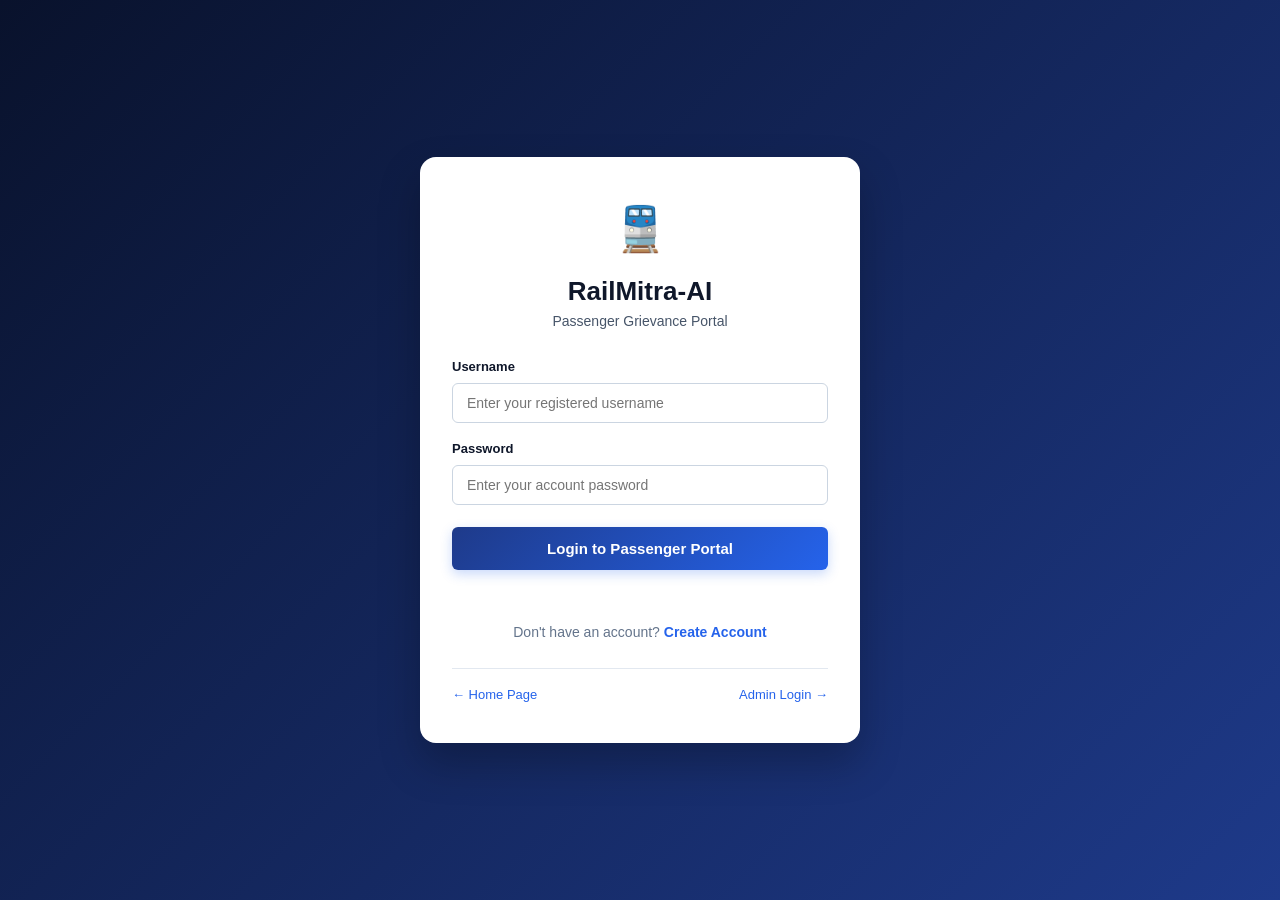
<file: frontend/passenger.html>
<!DOCTYPE html>
<html lang="en">

<head>
    <meta charset="UTF-8">
    <meta name="viewport" content="width=device-width, initial-scale=1.0">
    <title>RailMitra AI | Register Passenger Complaint</title>
    <link rel="stylesheet" href="style.css">

    <style>
        .category-pill-container {
            display: flex;
            gap: 8px;
            flex-wrap: wrap;
            margin-top: 8px;
            margin-bottom: 16px;
        }

        .category-pill {
            padding: 6px 13px;
            border-radius: var(--radius-full);
            background: #f1f5f9;
            border: 1px solid #cbd5e1;
            font-size: 13px;
            font-weight: 600;
            cursor: pointer;
            transition: var(--transition);
        }

        .category-pill:hover {
            background: #e2e8f0;
        }

        .category-pill.selected {
            background: #1e3a8a;
            color: white;
            border-color: #1e3a8a;
        }

        .evidence-dropzone {
            border: 2px dashed #94a3b8;
            border-radius: var(--radius-md);
            padding: 24px;
            text-align: center;
            background: #f8fafc;
            cursor: pointer;
            transition: var(--transition);
        }

        .evidence-dropzone:hover {
            border-color: #2563eb;
            background: #f1f5f9;
        }

        .progress-stepper {
            display: none;
            margin-top: 20px;
            padding: 16px;
            background: #eff6ff;
            border: 1px solid #bfdbfe;
            border-radius: var(--radius-md);
            text-align: center;
            animation: slideInUp 0.3s ease-out;
        }

        .progress-step-item {
            font-size: 14px;
            font-weight: 600;
            color: #1e40af;
            display: flex;
            align-items: center;
            justify-content: center;
            gap: 10px;
        }
    </style>
</head>

<body>

    <header class="header">
        <div style="display:flex; align-items:center; gap:14px;">
            <a href="passenger-dashboard.html" class="logo">
                🚆 RailMitra <span class="logo-badge">Passenger</span>
            </a>
        </div>

        <div style="display:flex; align-items:center; gap:12px;">
            <a href="passenger-dashboard.html" class="button-secondary" style="background:rgba(255,255,255,0.15); color:white; border-color:rgba(255,255,255,0.2);">
                ← My Dashboard
            </a>
        </div>
    </header>

    <div class="container" style="max-width:850px;">

        <div class="panel" style="padding:32px;">
            <div style="text-align:center; margin-bottom:24px;">
                <h1 style="color:#0f172a; font-size:28px; margin-bottom:6px;">
                    📝 Register Railway Grievance
                </h1>
                <p style="color:#64748b; font-size:15px;">
                    Upload photos, video, audio or describe your issue. Our AI will automatically classify and dispatch it to the right department.
                </p>
            </div>

            <!-- Logged Passenger Banner -->
            <div style="background:#eff6ff; border:1px solid #bfdbfe; border-radius:var(--radius-md); padding:14px 18px; margin-bottom:24px; display:flex; justify-content:space-between; align-items:center; flex-wrap:wrap; gap:10px;">
                <div>
                    <span style="font-size:13px; color:#1e40af; font-weight:700;">PASSENGER PROFILE</span>
                    <div style="font-weight:600; color:#0f172a;" id="profileDisplay">Loading passenger...</div>
                </div>
                <div style="font-size:13px; color:#64748b;" id="phoneDisplay">-</div>
            </div>

            <form id="complaintForm">

                <!-- JOURNEY DETAILS -->
                <div style="display:grid; grid-template-columns:repeat(auto-fit, minmax(200px, 1fr)); gap:16px; margin-bottom:18px;">
                    <div class="form-group" style="margin-bottom:0;">
                        <label for="pnr_number">PNR Number (Optional)</label>
                        <input type="text" id="pnr_number" placeholder="10-digit PNR" maxlength="10">
                    </div>

                    <div class="form-group" style="margin-bottom:0;">
                        <label for="train_number">Train Number / Name</label>
                        <input type="text" id="train_number" placeholder="e.g. 12951 / Rajdhani">
                    </div>

                    <div class="form-group" style="margin-bottom:0;">
                        <label for="coach_number">Coach Number</label>
                        <input type="text" id="coach_number" placeholder="e.g. B4, S2, A1">
                    </div>

                    <div class="form-group" style="margin-bottom:0;">
                        <label for="seat_number">Seat / Berth Number</label>
                        <input type="text" id="seat_number" placeholder="e.g. 35, 42">
                    </div>
                </div>

                <div class="form-group">
                    <label for="location">Location / Station</label>
                    <input type="text" id="location" placeholder="e.g. Approaching Kanpur / New Delhi Railway Station">
                </div>

                <!-- CATEGORY SELECTION CHIPS -->
                <div class="form-group">
                    <label>Quick Issue Tag (or let AI auto-detect from description & photo)</label>
                    <div class="category-pill-container" id="categoryChips">
                        <button type="button" class="category-pill" onclick="selectCategory('Cleanliness', this)">🧹 Cleanliness / Toilet</button>
                        <button type="button" class="category-pill" onclick="selectCategory('Electrical Issue', this)">⚡ Fan / AC / Lights</button>
                        <button type="button" class="category-pill" onclick="selectCategory('Water Supply', this)">💧 Water Leak / No Water</button>
                        <button type="button" class="category-pill" onclick="selectCategory('Food/Catering', this)">🍱 Food / Catering</button>
                        <button type="button" class="category-pill" onclick="selectCategory('Security', this)">🛡️ Security / Harassment</button>
                        <button type="button" class="category-pill" onclick="selectCategory('Medical Emergency', this)">🚑 Medical Emergency</button>
                        <button type="button" class="category-pill" onclick="selectCategory('Coach/Seat Issue', this)">💺 Broken Seat / Window</button>
                        <button type="button" class="category-pill" onclick="selectCategory('Fire/Emergency', this)">🔥 Fire / Smoke</button>
                        <button type="button" class="category-pill" onclick="selectCategory('Other', this)">📦 Other Grievance</button>
                    </div>
                    <input type="hidden" id="selectedCategory" value="">
                </div>

                <!-- DESCRIPTION -->
                <div class="form-group">
                    <label for="description">Grievance Description</label>
                    <textarea id="description" rows="4" placeholder="Describe the issue in detail. For emergencies, please mention coach & seat number clearly..."></textarea>
                </div>

                <!-- MULTI-MODAL EVIDENCE UPLOAD & LIVE RECORDER -->
                <div class="form-group">
                    <div style="display:flex; justify-content:space-between; align-items:center; margin-bottom:8px; flex-wrap:wrap; gap:8px;">
                        <label style="margin-bottom:0;">📎 Evidence Attachment (Photo, Video, or Audio)</label>

                        <!-- VOICE RECORDER BUTTON -->
                        <button type="button" class="voice-record-btn" id="voiceRecordBtn" onclick="toggleVoiceRecording()">
                            🎙️ Record Voice Note
                        </button>
                    </div>

                    <div class="evidence-dropzone" onclick="document.getElementById('evidenceInput').click()">
                        <div style="font-size:36px; margin-bottom:8px;">📷 🎥 🎙️</div>
                        <div style="font-weight:700; color:#1e3a8a; font-size:15px;">Click to Upload Evidence</div>
                        <div style="font-size:12px; color:#64748b; margin-top:4px;">
                            Supports JPG, PNG, MP4, MOV, MP3, WAV (Max 25MB)
                        </div>
                    </div>
                    <input type="file" id="evidenceInput" style="display:none;" accept="image/*,video/*,audio/*" onchange="handleFileSelected(this.files[0])">

                    <!-- LIVE MEDIA PREVIEW -->
                    <div class="media-preview-container" id="mediaPreview">
                        <div id="mediaThumbnailContainer"></div>
                        <div class="media-info">
                            <strong id="mediaName" style="font-size:13px; display:block;">File Name</strong>
                            <span id="mediaSize" style="font-size:12px; color:#64748b;">File Size</span>
                        </div>
                        <button type="button" class="btn-danger" style="padding:5px 10px; font-size:12px;" onclick="removeSelectedFile()">
                            ✕ Remove
                        </button>
                    </div>
                </div>

                <!-- SUBMIT BUTTON -->
                <button type="submit" class="button-primary" id="submitBtn" style="width:100%; padding:14px; font-size:16px; margin-top:10px;">
                    🚀 Submit & Run AI Triage
                </button>

                <!-- ANIMATED PROGRESS STEPPER -->
                <div class="progress-stepper" id="progressStepper">
                    <div class="progress-step-item">
                        <div style="animation: spin 1s linear infinite; font-size:18px;">⚙️</div>
                        <span id="progressStepText">Step 1: Uploading media to RailMitra AI...</span>
                    </div>
                </div>

            </form>

            <!-- SUCCESS RESULT BANNER -->
            <div id="resultBox" style="display:none; margin-top:24px; padding:24px; background:#f0fdf4; border:1px solid #86efac; border-radius:var(--radius-md); animation:slideInUp 0.3s ease-out;">
                <div style="display:flex; align-items:center; gap:12px; margin-bottom:14px;">
                    <div style="width:40px; height:40px; border-radius:50%; background:#10b981; color:white; display:flex; align-items:center; justify-content:center; font-size:22px;">✓</div>
                    <div>
                        <h3 style="color:#065f46; font-size:18px;">Grievance Successfully Registered!</h3>
                        <p style="color:#166534; font-size:13px;">Forwarded to designated railway maintenance authority.</p>
                    </div>
                </div>

                <div style="background:white; padding:16px; border-radius:var(--radius-sm); border:1px solid #bbf7d0; display:grid; grid-template-columns:repeat(auto-fit, minmax(180px, 1fr)); gap:12px; margin-bottom:18px;">
                    <div><strong>Complaint ID:</strong> <span id="resId" style="color:#1e3a8a; font-weight:800;">-</span></div>
                    <div><strong>AI Category:</strong> <span id="resCat">-</span></div>
                    <div><strong>Priority Level:</strong> <span id="resPrio" class="priority-badge prio-medium">-</span></div>
                    <div><strong>Routed To:</strong> <span id="resDept">-</span></div>
                </div>

                <div style="display:flex; gap:10px; justify-content:flex-end;">
                    <button type="button" class="button-secondary" onclick="resetFormForNew()">+ File Another</button>
                    <a href="passenger-dashboard.html" class="button-primary">View in Dashboard →</a>
                </div>
            </div>

            <!-- ERROR BANNER -->
            <div id="errorBox" style="display:none; margin-top:20px; padding:16px; background:#fef2f2; border:1px solid #fca5a5; border-radius:var(--radius-md); color:#b91c1c;"></div>

        </div>

    </div>

    <!-- TOAST CONTAINER -->
    <div id="toast-container"></div>

    <script>
        const API_BASE = (
            window.location.origin &&
            !window.location.origin.includes(":5500") &&
            !window.location.origin.includes(":3000") &&
            !window.location.origin.startsWith("file:")
        ) ? window.location.origin : "http://127.0.0.1:8000";

        const passengerToken = localStorage.getItem("passengerToken");
        const passengerName = localStorage.getItem("passengerName");
        const passengerPhone = localStorage.getItem("passengerPhone");

        if (!passengerToken) {
            alert("Please login as a passenger first.");
            window.location.href = "passenger-login.html";
        }

        document.getElementById("profileDisplay").textContent = passengerName || "Verified Passenger";
        document.getElementById("phoneDisplay").textContent = `📱 ${passengerPhone || "Phone N/A"}`;

        let currentSelectedFile = null;
        let mediaRecorder = null;
        let audioChunks = [];
        let isRecording = false;

        function selectCategory(cat, btn) {
            document.querySelectorAll(".category-pill").forEach(p => p.classList.remove("selected"));
            const input = document.getElementById("selectedCategory");
            if (input.value === cat) {
                input.value = "";
            } else {
                input.value = cat;
                btn.classList.add("selected");
            }
        }

        function handleFileSelected(file) {
            if (!file) return;
            currentSelectedFile = file;

            const preview = document.getElementById("mediaPreview");
            const thumbContainer = document.getElementById("mediaThumbnailContainer");
            const nameEl = document.getElementById("mediaName");
            const sizeEl = document.getElementById("mediaSize");

            nameEl.textContent = file.name;
            sizeEl.textContent = `${(file.size / 1024).toFixed(1)} KB • ${file.type || 'Media'}`;

            thumbContainer.innerHTML = "";
            if (file.type.startsWith("image/")) {
                const img = document.createElement("img");
                img.className = "media-thumbnail";
                img.src = URL.createObjectURL(file);
                thumbContainer.appendChild(img);
            } else if (file.type.startsWith("video/")) {
                thumbContainer.innerHTML = `<div style="font-size:32px;">🎬</div>`;
            } else if (file.type.startsWith("audio/")) {
                thumbContainer.innerHTML = `<div style="font-size:32px;">🎵</div>`;
            }

            preview.style.display = "flex";
        }

        function removeSelectedFile() {
            currentSelectedFile = null;
            document.getElementById("evidenceInput").value = "";
            document.getElementById("mediaPreview").style.display = "none";
        }

        // BROWSER MICROPHONE AUDIO RECORDER
        async function toggleVoiceRecording() {
            const btn = document.getElementById("voiceRecordBtn");
            if (!isRecording) {
                try {
                    const stream = await navigator.mediaDevices.getUserMedia({ audio: true });
                    mediaRecorder = new MediaRecorder(stream);
                    audioChunks = [];

                    mediaRecorder.ondataavailable = e => {
                        if (e.data.size > 0) audioChunks.push(e.data);
                    };

                    mediaRecorder.onstop = () => {
                        const audioBlob = new Blob(audioChunks, { type: "audio/webm" });
                        const recordedFile = new File([audioBlob], `voice_complaint_${Date.now()}.webm`, { type: "audio/webm" });
                        handleFileSelected(recordedFile);
                        stream.getTracks().forEach(track => track.stop());
                    };

                    mediaRecorder.start();
                    isRecording = true;
                    btn.classList.add("recording");
                    btn.textContent = "⏹️ Stop Recording";
                } catch (err) {
                    alert("Microphone access was denied or not supported by your browser.");
                }
            } else {
                if (mediaRecorder && mediaRecorder.state !== "inactive") {
                    mediaRecorder.stop();
                }
                isRecording = false;
                btn.classList.remove("recording");
                btn.textContent = "🎙️ Record Voice Note";
            }
        }

        // COMPLAINT SUBMISSION
        document.getElementById("complaintForm").addEventListener("submit", async function (e) {
            e.preventDefault();

            const submitBtn = document.getElementById("submitBtn");
            const stepper = document.getElementById("progressStepper");
            const stepText = document.getElementById("progressStepText");
            const resultBox = document.getElementById("resultBox");
            const errorBox = document.getElementById("errorBox");

            resultBox.style.display = "none";
            errorBox.style.display = "none";
            stepper.style.display = "block";
            submitBtn.disabled = true;

            const pnr = document.getElementById("pnr_number").value.trim();
            const train = document.getElementById("train_number").value.trim();
            const coach = document.getElementById("coach_number").value.trim();
            const seat = document.getElementById("seat_number").value.trim();
            const location = document.getElementById("location").value.trim();
            const category = document.getElementById("selectedCategory").value;
            const description = document.getElementById("description").value.trim();

            const formData = new FormData();
            formData.append("passenger_name", passengerName || "");
            formData.append("phone_number", passengerPhone || "");
            formData.append("pnr_number", pnr);
            formData.append("train_number", train);
            formData.append("coach_number", coach);
            formData.append("seat_number", seat);
            formData.append("location", location);
            formData.append("description", description);
            if (category) formData.append("complaint_category", category);

            try {
                let response;
                let data;

                // Case 1: Image -> ai-create
                if (currentSelectedFile && currentSelectedFile.type.startsWith("image/")) {
                    stepText.textContent = "🔍 Step 1/2: Analyzing image via RailMitra Vision AI...";
                    formData.append("evidence", currentSelectedFile);

                    response = await fetch(`${API_BASE}/complaints/ai-create`, {
                        method: "POST",
                        headers: { "Authorization": `Bearer ${passengerToken}` },
                        body: formData
                    });
                    data = await response.json();
                }
                // Case 2: Audio or Video evidence
                else if (currentSelectedFile) {
                    stepText.textContent = "📤 Step 1/2: Uploading & analyzing multi-media evidence...";
                    const uploadForm = new FormData();
                    uploadForm.append("file", currentSelectedFile);

                    const uploadEndpoint = currentSelectedFile.type.startsWith("video/")
                        ? `${API_BASE}/evidence/analyze-video`
                        : `${API_BASE}/evidence/analyze-audio`;

                    const uploadRes = await fetch(uploadEndpoint, {
                        method: "POST",
                        headers: { "Authorization": `Bearer ${passengerToken}` },
                        body: uploadForm
                    });
                    const uploadData = await uploadRes.json();

                    if (!uploadRes.ok) throw new Error(uploadData.detail || "Media analysis failed");

                    stepText.textContent = "🤖 Step 2/2: Registering grievance & auto-routing...";
                    formData.append("evidence_type", currentSelectedFile.type.startsWith("video/") ? "video" : "audio");
                    formData.append("evidence_path", uploadData.file ? uploadData.file.path : "");

                    if (uploadData.ai_analysis) {
                        formData.append("complaint_category", uploadData.ai_analysis.category || category || "Other");
                        formData.append("priority", uploadData.ai_analysis.priority || "Medium");
                        formData.append("department", uploadData.ai_analysis.department || "General Complaint");
                    }

                    response = await fetch(`${API_BASE}/complaints/`, {
                        method: "POST",
                        headers: { "Authorization": `Bearer ${passengerToken}` },
                        body: formData
                    });
                    data = await response.json();
                }
                // Case 3: Text only -> normal complaint with NLP auto-categorization
                else {
                    stepText.textContent = "🧠 Running NLP triage on grievance description...";
                    response = await fetch(`${API_BASE}/complaints/`, {
                        method: "POST",
                        headers: { "Authorization": `Bearer ${passengerToken}` },
                        body: formData
                    });
                    data = await response.json();
                }

                if (!response.ok) {
                    throw new Error(data.detail || data.message || "Failed to submit grievance");
                }

                // SUCCESS
                stepper.style.display = "none";
                resultBox.style.display = "block";

                document.getElementById("resId").textContent = `#${data.complaint_id || '-'}`;
                document.getElementById("resCat").textContent = data.category || (data.ai_analysis ? data.ai_analysis.category : 'General');

                const prioEl = document.getElementById("resPrio");
                const prioVal = data.priority || (data.ai_analysis ? data.ai_analysis.priority : 'Medium');
                prioEl.textContent = prioVal;
                prioEl.className = `priority-badge prio-${prioVal.toLowerCase()}`;

                document.getElementById("resDept").textContent = data.department || (data.ai_analysis ? data.ai_analysis.department : 'General Helpdesk');

            } catch (err) {
                stepper.style.display = "none";
                errorBox.style.display = "block";
                errorBox.textContent = `❌ ${err.message}`;
            } finally {
                submitBtn.disabled = false;
            }
        });

        function resetFormForNew() {
            document.getElementById("complaintForm").reset();
            removeSelectedFile();
            document.querySelectorAll(".category-pill").forEach(p => p.classList.remove("selected"));
            document.getElementById("selectedCategory").value = "";
            document.getElementById("resultBox").style.display = "none";
        }
    </script>
</body>

</html>
</file>
<file: frontend/style.css>
/* =====================================================
   RAILMITRA-AI MODERN DESIGN SYSTEM & ANIMATIONS
===================================================== */

:root {
    --primary: #1e3a8a;
    --primary-light: #2563eb;
    --primary-dark: #0f172a;
    --primary-glow: rgba(37, 99, 235, 0.25);

    --accent: #f97316;
    --accent-hover: #ea580c;

    --bg-page: #f8fafc;
    --bg-surface: #ffffff;
    --bg-card: rgba(255, 255, 255, 0.95);
    --border-color: #e2e8f0;

    --text-primary: #0f172a;
    --text-secondary: #475569;
    --text-muted: #94a3b8;

    --status-pending-bg: #fef3c7;
    --status-pending-text: #b45309;
    --status-progress-bg: #dbeafe;
    --status-progress-text: #1d4ed8;
    --status-resolved-bg: #d1fae5;
    --status-resolved-text: #065f46;

    --prio-critical-bg: #fee2e2;
    --prio-critical-text: #b91c1c;
    --prio-high-bg: #ffedd5;
    --prio-high-text: #c2410c;
    --prio-medium-bg: #e0e7ff;
    --prio-medium-text: #3730a3;
    --prio-low-bg: #ecfdf5;
    --prio-low-text: #047857;

    --radius-sm: 6px;
    --radius-md: 10px;
    --radius-lg: 16px;
    --radius-full: 9999px;

    --shadow-sm: 0 1px 2px rgba(0, 0, 0, 0.05);
    --shadow-md: 0 4px 12px rgba(15, 23, 42, 0.08);
    --shadow-lg: 0 10px 25px rgba(15, 23, 42, 0.12);
    --shadow-glow: 0 0 20px var(--primary-glow);

    --transition: all 0.25s cubic-bezier(0.4, 0, 0.2, 1);
}

/* =====================================================
   RESET & TYPOGRAPHY
===================================================== */

*, *::before, *::after {
    margin: 0;
    padding: 0;
    box-sizing: border-box;
}

body {
    font-family: -apple-system, BlinkMacSystemFont, "Segoe UI", Roboto, "Helvetica Neue", Arial, sans-serif;
    background: var(--bg-page);
    color: var(--text-primary);
    line-height: 1.55;
    min-height: 100vh;
    -webkit-font-smoothing: antialiased;
}

/* =====================================================
   KEYFRAME ANIMATIONS
===================================================== */

@keyframes fadeIn {
    from { opacity: 0; }
    to { opacity: 1; }
}

@keyframes slideInUp {
    from {
        opacity: 0;
        transform: translateY(20px);
    }
    to {
        opacity: 1;
        transform: translateY(0);
    }
}

@keyframes slideInDown {
    from {
        opacity: 0;
        transform: translateY(-20px);
    }
    to {
        opacity: 1;
        transform: translateY(0);
    }
}

@keyframes slideInRight {
    from {
        opacity: 0;
        transform: translateX(-20px);
    }
    to {
        opacity: 1;
        transform: translateX(0);
    }
}

@keyframes pulseGlow {
    0%, 100% {
        box-shadow: 0 0 0 0 rgba(220, 38, 38, 0.5);
    }
    50% {
        box-shadow: 0 0 0 8px rgba(220, 38, 38, 0);
    }
}

@keyframes pulseGreen {
    0%, 100% {
        box-shadow: 0 0 0 0 rgba(16, 185, 129, 0.5);
    }
    50% {
        box-shadow: 0 0 0 8px rgba(16, 185, 129, 0);
    }
}

@keyframes trainTrack {
    0% { transform: translateX(-100%); }
    100% { transform: translateX(100vw); }
}

@keyframes spin {
    to { transform: rotate(360deg); }
}

@keyframes shimmer {
    0% { background-position: -200% 0; }
    100% { background-position: 200% 0; }
}

@keyframes modalZoom {
    from {
        opacity: 0;
        transform: scale(0.94) translateY(10px);
    }
    to {
        opacity: 1;
        transform: scale(1) translateY(0);
    }
}

/* =====================================================
   HEADER & NAVBAR
===================================================== */

.navbar, .header {
    background: linear-gradient(135deg, #09122c, #1e3a8a);
    color: white;
    padding: 16px 6%;
    display: flex;
    justify-content: space-between;
    align-items: center;
    box-shadow: 0 4px 20px rgba(0, 0, 0, 0.15);
    position: sticky;
    top: 0;
    z-index: 1000;
    backdrop-filter: blur(10px);
    animation: slideInDown 0.4s ease-out;
}

.logo, .nav-brand {
    font-size: 24px;
    font-weight: 800;
    letter-spacing: -0.5px;
    display: flex;
    align-items: center;
    gap: 10px;
    color: white;
    text-decoration: none;
}

.logo-badge {
    background: linear-gradient(135deg, #f97316, #ea580c);
    color: white;
    font-size: 11px;
    font-weight: 700;
    padding: 3px 8px;
    border-radius: var(--radius-full);
    text-transform: uppercase;
    letter-spacing: 0.5px;
}

.nav-links {
    display: flex;
    align-items: center;
    gap: 18px;
    list-style: none;
}

.nav-link {
    color: rgba(255, 255, 255, 0.85);
    text-decoration: none;
    font-size: 14px;
    font-weight: 500;
    padding: 6px 12px;
    border-radius: var(--radius-sm);
    transition: var(--transition);
}

.nav-link:hover {
    color: white;
    background: rgba(255, 255, 255, 0.12);
}

.status {
    background: rgba(16, 185, 129, 0.15);
    border: 1px solid rgba(16, 185, 129, 0.3);
    color: #34d399;
    padding: 6px 14px;
    border-radius: var(--radius-full);
    font-size: 13px;
    font-weight: 600;
    display: inline-flex;
    align-items: center;
    gap: 7px;
}

.status::before {
    content: "";
    width: 8px;
    height: 8px;
    border-radius: 50%;
    background: #10b981;
    display: inline-block;
    animation: pulseGreen 2s infinite;
}

.logout-button, .logout-btn {
    background: #ef4444;
    color: white;
    border: none;
    padding: 8px 16px;
    border-radius: var(--radius-sm);
    font-size: 13px;
    font-weight: 600;
    cursor: pointer;
    transition: var(--transition);
    text-decoration: none;
    display: inline-flex;
    align-items: center;
    gap: 6px;
}

.logout-button:hover, .logout-btn:hover {
    background: #dc2626;
    transform: translateY(-1px);
    box-shadow: 0 4px 10px rgba(239, 68, 68, 0.3);
}

/* =====================================================
   BUTTONS
===================================================== */

.button, button, .btn {
    display: inline-flex;
    align-items: center;
    justify-content: center;
    gap: 8px;
    padding: 10px 18px;
    border-radius: var(--radius-sm);
    font-size: 14px;
    font-weight: 600;
    text-decoration: none;
    cursor: pointer;
    border: none;
    transition: var(--transition);
    user-select: none;
}

.button-primary, .btn-primary {
    background: linear-gradient(135deg, #1e3a8a, #2563eb);
    color: white;
    box-shadow: 0 4px 12px rgba(37, 99, 235, 0.25);
}

.button-primary:hover, .btn-primary:hover {
    background: linear-gradient(135deg, #172554, #1d4ed8);
    transform: translateY(-2px);
    box-shadow: 0 6px 18px rgba(37, 99, 235, 0.35);
}

.button-secondary, .btn-secondary {
    background: #f1f5f9;
    color: #1e3a8a;
    border: 1px solid #cbd5e1;
}

.button-secondary:hover, .btn-secondary:hover {
    background: #e2e8f0;
    color: #0f172a;
    transform: translateY(-2px);
}

.button-accent, .btn-accent {
    background: linear-gradient(135deg, #f97316, #ea580c);
    color: white;
    box-shadow: 0 4px 12px rgba(249, 115, 22, 0.3);
}

.button-accent:hover, .btn-accent:hover {
    background: linear-gradient(135deg, #ea580c, #c2410c);
    transform: translateY(-2px);
    box-shadow: 0 6px 18px rgba(249, 115, 22, 0.4);
}

.btn-danger {
    background: #ef4444;
    color: white;
}

.btn-danger:hover {
    background: #dc2626;
    transform: translateY(-2px);
}

button:disabled {
    opacity: 0.6;
    cursor: not-allowed;
    transform: none !important;
}

/* =====================================================
   MAIN CONTAINERS & CARDS
===================================================== */

.container {
    width: 94%;
    max-width: 1300px;
    margin: 28px auto 60px;
    animation: fadeIn 0.4s ease-out;
}

.cards, .cards-grid {
    display: grid;
    grid-template-columns: repeat(auto-fit, minmax(180px, 1fr));
    gap: 16px;
    margin-bottom: 25px;
}

.card {
    background: var(--bg-surface);
    border: 1px solid var(--border-color);
    border-radius: var(--radius-md);
    padding: 20px;
    box-shadow: var(--shadow-sm);
    position: relative;
    overflow: hidden;
    transition: var(--transition);
}

.card:hover {
    transform: translateY(-3px);
    box-shadow: var(--shadow-md);
    border-color: #cbd5e1;
}

.card::before {
    content: "";
    position: absolute;
    top: 0;
    left: 0;
    width: 4px;
    height: 100%;
    background: var(--primary-light);
}

.card.card-critical::before { background: #ef4444; }
.card.card-pending::before { background: #f59e0b; }
.card.card-progress::before { background: #3b82f6; }
.card.card-resolved::before { background: #10b981; }

.card h3 {
    font-size: 12px;
    text-transform: uppercase;
    letter-spacing: 0.5px;
    color: var(--text-secondary);
    margin-bottom: 10px;
    font-weight: 700;
}

.card p, .card .card-value {
    font-size: 32px;
    font-weight: 800;
    color: var(--primary);
    line-height: 1;
}

.card.card-critical p { color: #dc2626; }
.card.card-pending p { color: #d97706; }
.card.card-progress p { color: #2563eb; }
.card.card-resolved p { color: #059669; }

/* =====================================================
   PANELS & SECTIONS
===================================================== */

.panel, .glass-panel {
    background: var(--bg-surface);
    border: 1px solid var(--border-color);
    border-radius: var(--radius-lg);
    padding: 24px;
    margin-bottom: 25px;
    box-shadow: var(--shadow-sm);
    transition: var(--transition);
}

.panel:hover {
    box-shadow: var(--shadow-md);
}

.panel-header {
    display: flex;
    justify-content: space-between;
    align-items: center;
    margin-bottom: 20px;
    flex-wrap: wrap;
    gap: 12px;
}

.panel h2, .panel-header h2 {
    font-size: 20px;
    font-weight: 700;
    color: var(--text-primary);
    display: flex;
    align-items: center;
    gap: 8px;
}

/* =====================================================
   FILTERS & CONTROLS
===================================================== */

.filters {
    display: grid;
    grid-template-columns: 2fr 1fr 1fr 1fr 1fr auto;
    gap: 12px;
    padding: 16px;
    background: #f8fafc;
    border: 1px solid #e2e8f0;
    border-radius: var(--radius-md);
    margin-bottom: 20px;
    align-items: center;
}

.filters input, .filters select, input[type="text"], input[type="tel"], input[type="password"], textarea, select {
    width: 100%;
    padding: 11px 14px;
    border: 1px solid #cbd5e1;
    border-radius: var(--radius-sm);
    background: white;
    color: var(--text-primary);
    font-size: 14px;
    outline: none;
    transition: var(--transition);
}

.filters input:focus, .filters select:focus, input:focus, textarea:focus, select:focus {
    border-color: var(--primary-light);
    box-shadow: 0 0 0 3px rgba(37, 99, 235, 0.15);
}

.filter-chips {
    display: flex;
    gap: 8px;
    flex-wrap: wrap;
    margin-bottom: 16px;
}

.filter-chip {
    padding: 6px 14px;
    border-radius: var(--radius-full);
    font-size: 13px;
    font-weight: 600;
    background: #e2e8f0;
    color: #475569;
    cursor: pointer;
    border: 1px solid transparent;
    transition: var(--transition);
}

.filter-chip:hover {
    background: #cbd5e1;
}

.filter-chip.active {
    background: var(--primary);
    color: white;
}

.filter-chip.chip-critical.active {
    background: #dc2626;
}

/* =====================================================
   TABLE
===================================================== */

.table-container {
    width: 100%;
    overflow-x: auto;
    border: 1px solid var(--border-color);
    border-radius: var(--radius-md);
    box-shadow: var(--shadow-sm);
}

table {
    width: 100%;
    border-collapse: collapse;
    min-width: 900px;
    background: white;
}

th {
    background: #0f172a;
    color: white;
    padding: 14px 12px;
    text-align: left;
    font-size: 12px;
    font-weight: 700;
    text-transform: uppercase;
    letter-spacing: 0.5px;
    white-space: nowrap;
}

td {
    padding: 12px;
    border-bottom: 1px solid #f1f5f9;
    font-size: 13px;
    vertical-align: middle;
}

tbody tr {
    transition: background 0.15s;
}

tbody tr:hover {
    background: #f8fafc;
}

tbody tr:last-child td {
    border-bottom: none;
}

/* =====================================================
   STATUS & PRIORITY BADGES
===================================================== */

.status-badge {
    display: inline-flex;
    align-items: center;
    gap: 5px;
    padding: 4px 10px;
    border-radius: var(--radius-full);
    font-size: 12px;
    font-weight: 700;
    white-space: nowrap;
}

.status-badge.pending, .status-pending {
    background: var(--status-pending-bg);
    color: var(--status-pending-text);
}

.status-badge.in-progress, .status-in-progress {
    background: var(--status-progress-bg);
    color: var(--status-progress-text);
}

.status-badge.resolved, .status-resolved {
    background: var(--status-resolved-bg);
    color: var(--status-resolved-text);
}

.priority-badge {
    display: inline-flex;
    align-items: center;
    padding: 4px 10px;
    border-radius: var(--radius-full);
    font-size: 11px;
    font-weight: 700;
    text-transform: uppercase;
    letter-spacing: 0.3px;
}

.prio-critical {
    background: var(--prio-critical-bg);
    color: var(--prio-critical-text);
    animation: pulseGlow 2s infinite;
}

.prio-high {
    background: var(--prio-high-bg);
    color: var(--prio-high-text);
}

.prio-medium {
    background: var(--prio-medium-bg);
    color: var(--prio-medium-text);
}

.prio-low {
    background: var(--prio-low-bg);
    color: var(--prio-low-text);
}

/* =====================================================
   DEPARTMENT PROGRESS BARS
===================================================== */

#departments {
    display: grid;
    grid-template-columns: repeat(auto-fit, minmax(240px, 1fr));
    gap: 14px;
}

.department-item {
    background: #f8fafc;
    border: 1px solid #e2e8f0;
    padding: 16px;
    border-radius: var(--radius-md);
    transition: var(--transition);
}

.department-item:hover {
    background: #f1f5f9;
    transform: translateY(-2px);
    box-shadow: var(--shadow-sm);
}

.department-header {
    display: flex;
    justify-content: space-between;
    margin-bottom: 8px;
    font-size: 13px;
    font-weight: 700;
    color: #1e3a8a;
}

.dept-bar-bg {
    width: 100%;
    height: 8px;
    background: #e2e8f0;
    border-radius: var(--radius-full);
    overflow: hidden;
}

.dept-bar-fill {
    height: 100%;
    background: linear-gradient(90deg, #3b82f6, #1d4ed8);
    border-radius: var(--radius-full);
    transition: width 0.8s cubic-bezier(0.4, 0, 0.2, 1);
}

/* =====================================================
   TIMELINE STEPPER (LIVE STATUS TRACKER)
===================================================== */

.timeline-stepper {
    display: flex;
    justify-content: space-between;
    align-items: center;
    position: relative;
    margin: 25px 0;
    padding: 0 10px;
}

.timeline-stepper::before {
    content: "";
    position: absolute;
    top: 18px;
    left: 20px;
    right: 20px;
    height: 4px;
    background: #e2e8f0;
    z-index: 1;
}

.timeline-step {
    position: relative;
    z-index: 2;
    display: flex;
    flex-direction: column;
    align-items: center;
    text-align: center;
    flex: 1;
}

.step-icon {
    width: 36px;
    height: 36px;
    border-radius: 50%;
    background: white;
    border: 3px solid #cbd5e1;
    display: flex;
    align-items: center;
    justify-content: center;
    font-weight: bold;
    font-size: 14px;
    color: #64748b;
    margin-bottom: 8px;
    transition: var(--transition);
}

.timeline-step.completed .step-icon {
    background: #10b981;
    border-color: #10b981;
    color: white;
}

.timeline-step.current .step-icon {
    background: #2563eb;
    border-color: #2563eb;
    color: white;
    box-shadow: 0 0 0 6px rgba(37, 99, 235, 0.2);
    animation: pulseGlow 2s infinite;
}

.step-label {
    font-size: 12px;
    font-weight: 700;
    color: var(--text-primary);
}

.step-sub {
    font-size: 11px;
    color: var(--text-muted);
}

/* =====================================================
   LIVE MEDIA PREVIEW & AUDIO RECORDER
===================================================== */

.media-preview-container {
    margin-top: 14px;
    padding: 14px;
    border: 1px dashed #cbd5e1;
    border-radius: var(--radius-md);
    background: #f8fafc;
    display: none;
    align-items: center;
    gap: 14px;
    animation: slideInUp 0.3s ease-out;
}

.media-thumbnail {
    width: 90px;
    height: 90px;
    border-radius: var(--radius-sm);
    object-fit: cover;
    border: 1px solid #cbd5e1;
}

.media-info {
    flex: 1;
}

.voice-record-btn {
    background: #fee2e2;
    color: #b91c1c;
    border: 1px solid #fca5a5;
    padding: 8px 14px;
    border-radius: var(--radius-full);
    font-size: 13px;
    font-weight: 600;
    cursor: pointer;
    display: inline-flex;
    align-items: center;
    gap: 6px;
    transition: var(--transition);
}

.voice-record-btn:hover {
    background: #fecaca;
}

.voice-record-btn.recording {
    background: #dc2626;
    color: white;
    animation: pulseGlow 1.5s infinite;
}

/* =====================================================
   MODAL
===================================================== */

.modal {
    display: none;
    position: fixed;
    z-index: 2000;
    left: 0;
    top: 0;
    width: 100%;
    height: 100%;
    overflow-y: auto;
    background: rgba(15, 23, 42, 0.7);
    backdrop-filter: blur(4px);
    padding: 30px 15px;
    animation: fadeIn 0.2s ease-out;
}

.modal-content {
    background: white;
    width: 92%;
    max-width: 850px;
    margin: auto;
    padding: 30px;
    border-radius: var(--radius-lg);
    position: relative;
    box-shadow: var(--shadow-lg);
    animation: modalZoom 0.25s cubic-bezier(0.4, 0, 0.2, 1);
}

.close {
    position: absolute;
    right: 22px;
    top: 18px;
    font-size: 28px;
    font-weight: bold;
    color: var(--text-muted);
    cursor: pointer;
    line-height: 1;
    transition: var(--transition);
}

.close:hover {
    color: var(--text-primary);
    transform: rotate(90deg);
}

.complaint-details {
    display: grid;
    grid-template-columns: repeat(auto-fit, minmax(200px, 1fr));
    gap: 12px;
    margin-bottom: 20px;
}

.detail-box {
    background: #f8fafc;
    border: 1px solid #e2e8f0;
    padding: 12px;
    border-radius: var(--radius-sm);
}

.detail-box strong {
    display: block;
    color: var(--text-muted);
    font-size: 11px;
    text-transform: uppercase;
    letter-spacing: 0.5px;
    margin-bottom: 4px;
}

.detail-box span {
    font-size: 14px;
    font-weight: 600;
    color: var(--text-primary);
}

.description-box {
    background: #f8fafc;
    border: 1px solid #e2e8f0;
    padding: 16px;
    border-radius: var(--radius-md);
    margin-bottom: 20px;
}

.description-box strong {
    display: block;
    margin-bottom: 6px;
    font-size: 13px;
    color: var(--text-secondary);
}

.evidence-section {
    margin-top: 20px;
    padding-top: 18px;
    border-top: 1px solid #e2e8f0;
}

.evidence-image {
    max-width: 100%;
    max-height: 380px;
    border-radius: var(--radius-md);
    border: 1px solid #cbd5e1;
    margin-top: 10px;
    display: block;
    object-fit: contain;
}

.evidence-video, .evidence-audio {
    width: 100%;
    max-width: 650px;
    border-radius: var(--radius-md);
    margin-top: 10px;
    display: block;
}

/* =====================================================
   TOAST NOTIFICATION SYSTEM
===================================================== */

#toast-container {
    position: fixed;
    top: 24px;
    right: 24px;
    z-index: 9999;
    display: flex;
    flex-direction: column;
    gap: 10px;
    pointer-events: none;
}

.toast {
    pointer-events: auto;
    min-width: 280px;
    max-width: 420px;
    padding: 14px 18px;
    border-radius: var(--radius-md);
    background: white;
    box-shadow: 0 10px 25px rgba(0, 0, 0, 0.15);
    display: flex;
    align-items: center;
    gap: 12px;
    font-size: 14px;
    font-weight: 600;
    animation: slideInRight 0.3s ease-out;
    border-left: 5px solid #2563eb;
    color: var(--text-primary);
}

.toast.toast-success { border-left-color: #10b981; }
.toast.toast-error { border-left-color: #ef4444; }
.toast.toast-warning { border-left-color: #f59e0b; }

/* =====================================================
   HERO & LANDING PAGE STYLES
===================================================== */

.hero {
    text-align: center;
    padding: 70px 20px 40px;
    position: relative;
    overflow: hidden;
}

.hero-train-anim {
    font-size: 50px;
    display: inline-block;
    animation: slideInRight 1s ease-out;
    margin-bottom: 15px;
}

.hero h1 {
    font-size: 46px;
    font-weight: 800;
    color: #0f172a;
    letter-spacing: -1px;
    line-height: 1.15;
}

.hero h1 span {
    background: linear-gradient(135deg, #1e3a8a, #f97316);
    -webkit-background-clip: text;
    -webkit-text-fill-color: transparent;
}

.hero p {
    font-size: 18px;
    color: var(--text-secondary);
    max-width: 650px;
    margin: 16px auto 30px;
}

.track-widget-card {
    max-width: 620px;
    margin: 0 auto 50px;
    background: white;
    padding: 24px;
    border-radius: var(--radius-lg);
    box-shadow: var(--shadow-lg);
    border: 1px solid var(--border-color);
}

.track-input-group {
    display: flex;
    gap: 10px;
}

.track-input-group input {
    flex: 1;
}

/* =====================================================
   AUTHENTICATION PAGES
===================================================== */

.auth-page {
    min-height: 100vh;
    display: flex;
    justify-content: center;
    align-items: center;
    background: linear-gradient(135deg, #09122c, #1e3a8a);
    padding: 24px;
}

.auth-card {
    width: 100%;
    max-width: 440px;
    background: white;
    padding: 38px 32px;
    border-radius: var(--radius-lg);
    box-shadow: 0 20px 40px rgba(0, 0, 0, 0.25);
    text-align: center;
    animation: modalZoom 0.35s ease-out;
}

.auth-icon {
    font-size: 44px;
    margin-bottom: 8px;
}

.auth-card h1 {
    font-size: 26px;
    color: #0f172a;
    font-weight: 800;
}

.auth-subtitle {
    color: var(--text-secondary);
    font-size: 14px;
    margin-bottom: 24px;
}

.form-group {
    text-align: left;
    margin-bottom: 16px;
}

.form-group label {
    display: block;
    margin-bottom: 6px;
    font-size: 13px;
    font-weight: 700;
    color: var(--text-primary);
}

.demo-credentials-pill {
    background: #f1f5f9;
    border: 1px dashed #cbd5e1;
    padding: 10px;
    border-radius: var(--radius-sm);
    font-size: 12px;
    color: #334155;
    margin-bottom: 16px;
    cursor: pointer;
    transition: var(--transition);
}

.demo-credentials-pill:hover {
    background: #e2e8f0;
}

/* =====================================================
   RESPONSIVENESS
===================================================== */

@media (max-width: 900px) {
    .filters {
        grid-template-columns: 1fr 1fr;
    }
    .hero h1 {
        font-size: 34px;
    }
}

@media (max-width: 650px) {
    .navbar, .header {
        flex-direction: column;
        gap: 10px;
        text-align: center;
    }
    .nav-links {
        flex-wrap: wrap;
        justify-content: center;
    }
    .filters {
        grid-template-columns: 1fr;
    }
    .track-input-group {
        flex-direction: column;
    }
    .hero h1 {
        font-size: 28px;
    }
    .timeline-stepper {
        flex-direction: column;
        gap: 20px;
        align-items: flex-start;
    }
    .timeline-stepper::before {
        display: none;
    }
}
</file>
